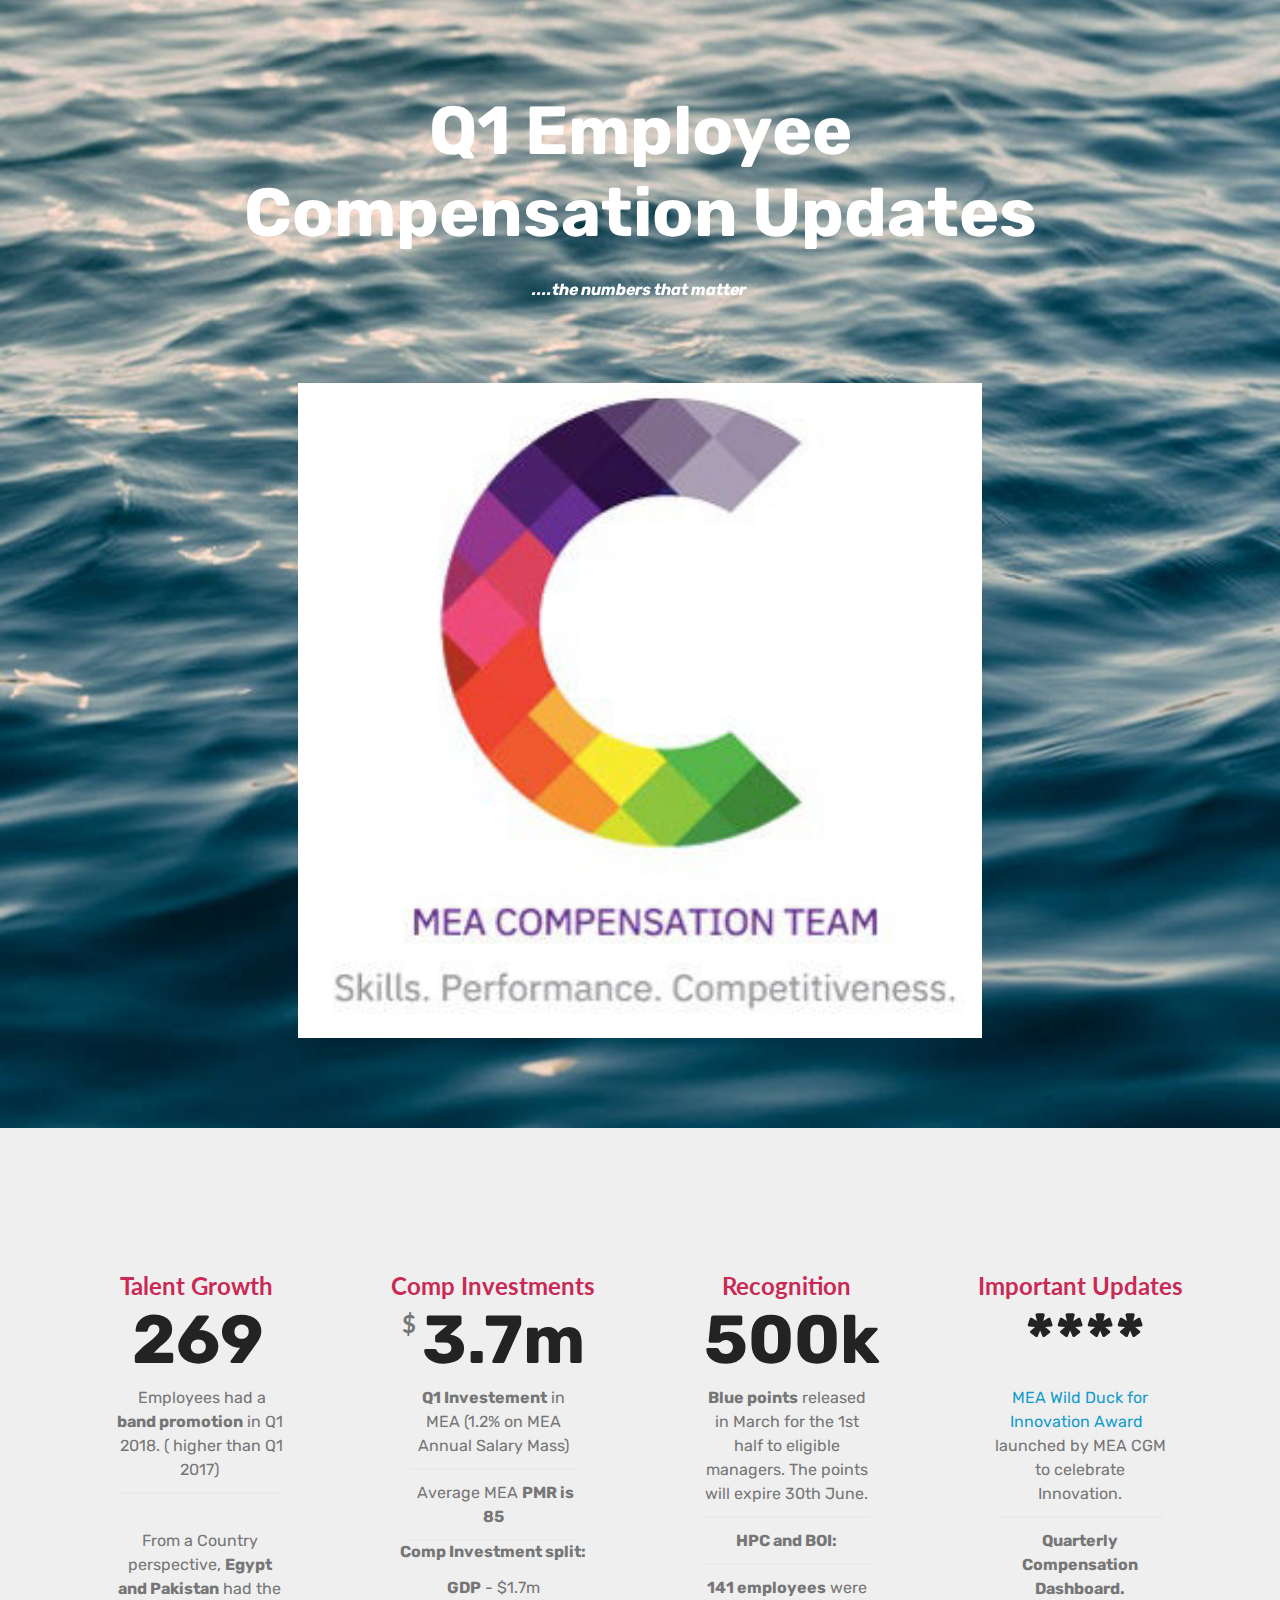
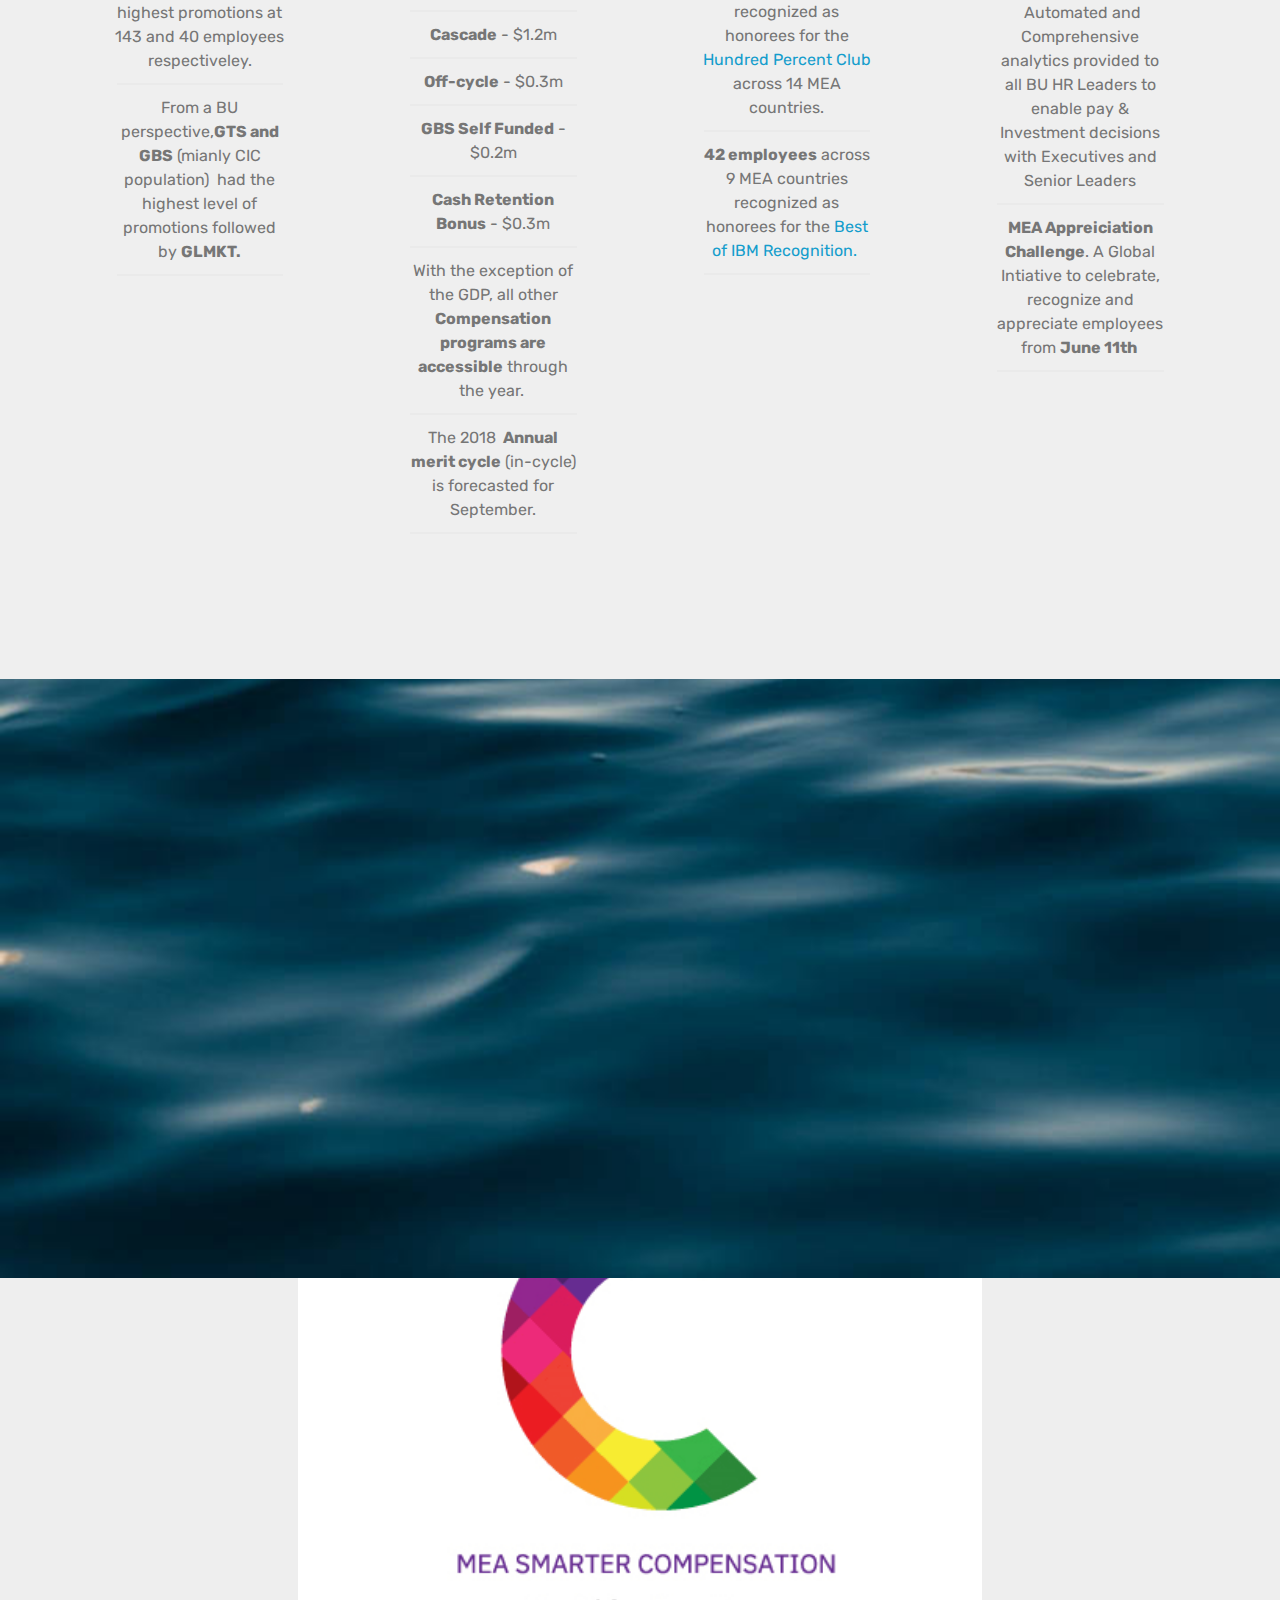
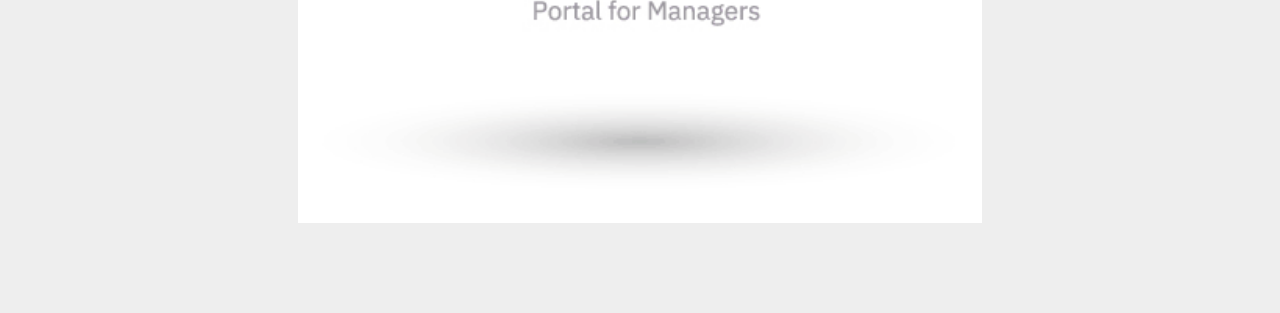
<file: index.html>
<!DOCTYPE html>
<html >
<head>
  <!-- Site made with Mobirise Website Builder v4.7.2, https://mobirise.com -->
  <meta charset="UTF-8">
  <meta http-equiv="X-UA-Compatible" content="IE=edge">
  <meta name="generator" content="Mobirise v4.7.2, mobirise.com">
  <meta name="viewport" content="width=device-width, initial-scale=1, minimum-scale=1">
  <link rel="shortcut icon" href="assets/images/logo4.png" type="image/x-icon">
  <meta name="description" content="">
  <title>Home</title>
  <link rel="stylesheet" href="assets/tether/tether.min.css">
  <link rel="stylesheet" href="assets/bootstrap/css/bootstrap.min.css">
  <link rel="stylesheet" href="assets/bootstrap/css/bootstrap-grid.min.css">
  <link rel="stylesheet" href="assets/bootstrap/css/bootstrap-reboot.min.css">
  <link rel="stylesheet" href="assets/theme/css/style.css">
  <link rel="stylesheet" href="assets/mobirise/css/mbr-additional.css" type="text/css">
  
  
  
</head>
<body>
  <section class="header4 cid-qSd8z5Z6uJ mbr-parallax-background" id="header4-x">

    

    

    <div class="container">
        <div class="row justify-content-md-center">
            <div class="media-content col-md-10">
                <h1 class="mbr-section-title align-center mbr-white pb-3 mbr-bold mbr-fonts-style display-1">Q1 Employee Compensation Updates</h1>
                
                <div class="mbr-text align-center mbr-white pb-3">
                    <p class="mbr-text mbr-fonts-style display-7"><em><strong>
                        ....the numbers that matter</strong></em><strong>&nbsp;</strong></p>
                </div>
                
            </div>
            <div class="mbr-figure pt-5">
                <img src="assets/images/comp-logo-4-312x299.jpg" alt="Mobirise" title="" style="width: 60%;">
            </div>
        </div>
    </div>
</section>

<section class="engine"><a href="https://mobirise.me/o">one page website templates</a></section><section class="cid-qScefOGIty" id="pricing-tables2-w">

    

    

    <div class="container">
        <div class="media-container-row">

            <div class="plan col-12 mx-2 my-2 justify-content-center col-lg-3">
                <div class="plan-header text-center pt-5">
                    <h3 class="plan-title mbr-fonts-style display-5"><strong>
                        Talent Growth</strong>&nbsp;</h3>
                    <div class="plan-price">
                        <span class="price-value mbr-fonts-style display-5">&nbsp;</span>
                        <span class="price-figure mbr-fonts-style display-1">
                            269&nbsp;</span>
                        <small class="price-term mbr-fonts-style display-7"></small>
                    </div>
                </div>
                <div class="plan-body">
                    <div class="plan-list align-center">
                        <ul class="list-group list-group-flush mbr-fonts-style display-7">
                            <li class="list-group-item">&nbsp;Employees had a <strong>band promotion</strong> in Q1 &nbsp;2018. ( higher than Q1 2017)</li><br><li class="list-group-item">From a Country perspective, <strong>Egypt and Pakistan</strong> had the highest promotions at 143 and 40 employees respectiveley.</li><li class="list-group-item">From a BU perspective,<strong>GTS and GBS</strong> (mianly CIC population) &nbsp;had the highest level of promotions followed by <strong>GLMKT.</strong></li><li class="list-group-item"><br></li>
                        </ul>
                    </div>
                    
                </div>
            </div>

            <div class="plan col-12 mx-2 my-2 justify-content-center col-lg-3">
                <div class="plan-header text-center pt-5">
                    <h3 class="plan-title mbr-fonts-style display-5"><strong>
                        Comp Investments</strong></h3>
                    <div class="plan-price">
                        <span class="price-value mbr-fonts-style display-5">
                            $
                        </span>
                        <span class="price-figure mbr-fonts-style display-1">3.7m</span>
                        <small class="price-term mbr-fonts-style display-7"></small>
                    </div>
                </div>
                <div class="plan-body">
                    <div class="plan-list align-center">
                        <ul class="list-group list-group-flush mbr-fonts-style display-7">
                            <li class="list-group-item"><strong>Q1 Investement</strong> in MEA (1.2% on MEA Annual Salary Mass)</li><li class="list-group-item"> &nbsp;Average MEA <strong>PMR is 85</strong></li><strong>Comp Investment split:</strong><li class="list-group-item"><strong>GDP</strong> - $1.7m</li><li class="list-group-item"><strong>Cascade</strong> - $1.2m</li><li class="list-group-item"><strong>Off-cycle</strong> - $0.3m</li><li class="list-group-item"><strong>GBS Self Funded</strong> - $0.2m</li><li class="list-group-item"><strong>Cash Retention Bonus</strong> - $0.3m</li><li class="list-group-item">With the exception of the GDP, all other <strong>Compensation programs are accessible</strong> through the year.&nbsp;
</li><li class="list-group-item"><span style="background-color: transparent; font-size: 1rem;">The 2018&nbsp;<strong>&nbsp;Annual merit cycle</strong> (in-cycle) is forecasted for September.</span><br></li>
                            <li class="list-group-item"><br></li>
                        </ul>
                    </div>
                    
                </div>
            </div>

            <div class="plan col-12 mx-2 my-2 justify-content-center col-lg-3">
                <div class="plan-header text-center pt-5">
                    <h3 class="plan-title mbr-fonts-style display-5"><strong>
                        Recognition</strong></h3>
                    <div class="plan-price">
                        <span class="price-value mbr-fonts-style display-5">&nbsp;</span>
                        <span class="price-figure mbr-fonts-style display-1">500k</span>
                        <small class="price-term mbr-fonts-style display-7"></small>
                    </div>
                </div>
                <div class="plan-body">
                    <div class="plan-list align-center">
                        <ul class="list-group list-group-flush mbr-fonts-style display-7">
                            <li class="list-group-item"><strong>
                                Blue points</strong>&nbsp;released in March for the 1st half to eligible managers. The points will expire 30th June.</li><li class="list-group-item"><strong>HPC and BOI:</strong></li><li class="list-group-item"><strong>141 employees</strong> were recognized as honorees for the <strong><a href="http://w3-workplace.ibm.com/news/w3news/top_stories/2017/03/chq-hpc-honorees-2017-mea.html" target="_blank">Hundred Percent Club</a></strong> across 14 MEA countries.</li><li class="list-group-item"><strong>42 employees</strong> across 9 MEA countries recognized as honorees for the <strong><a href="http://w3-workplace.ibm.com/news/w3news/top_stories/2017/03/chq-best-of-ibm-honorees-2018-mea.html" target="_blank">Best of IBM Recognition</a></strong><a href="http://w3-workplace.ibm.com/news/w3news/top_stories/2017/03/chq-best-of-ibm-honorees-2018-mea.html" target="_blank">.</a>&nbsp;</li><br><li class="list-group-item"><br></li>
                        </ul>
                    </div>
                    
                </div>
            </div>

            <div class="plan col-12 mx-2 my-2 justify-content-center col-lg-3">
                <div class="plan-header text-center pt-5">
                    <h3 class="plan-title mbr-fonts-style display-5"><strong>
                        Important Updates</strong></h3>
                    <div class="plan-price">
                        <span class="price-value mbr-fonts-style display-5">&nbsp;</span>
                        <span class="price-figure mbr-fonts-style display-1">****</span>
                        <small class="price-term mbr-fonts-style display-7"></small>
                    </div>
                </div>
                <div class="plan-body">
                    <div class="plan-list align-center">
                        <ul class="list-group list-group-flush mbr-fonts-style display-7">
                            <li class="list-group-item"><strong>
                                <a href="https://w3-connections.ibm.com/blogs/14a6e240-620c-44fe-bfc0-36845828aa22/entry/Announcing_the_MEA_Wild_Ducks_for_Innovation_Awards_2017?lang=en_us" target="_blank">MEA Wild Duck for Innovation Award</a></strong><a href="https://w3-connections.ibm.com/blogs/14a6e240-620c-44fe-bfc0-36845828aa22/entry/Announcing_the_MEA_Wild_Ducks_for_Innovation_Awards_2017?lang=en_us" target="_blank"> </a>&nbsp; launched by MEA CGM to celebrate Innovation.</li>
                            <li class="list-group-item"><strong>Quarterly Compensation Dashboard. </strong>&nbsp;Automated and Comprehensive analytics provided to all BU HR Leaders to enable pay &amp; Investment decisions with Executives and Senior Leaders</li><li class="list-group-item"><strong>MEA Appreiciation Challenge</strong>. A Global Intiative to celebrate, recognize and appreciate employees from&nbsp;<strong>June 11th&nbsp;</strong></li><li class="list-group-item">
</li>
                        </ul>
                    </div>
                    
                </div>
            </div>

        </div>
    </div>
</section>

<section class="header4 cid-qSdkHwtbQu mbr-parallax-background" id="header4-y">

    

    

    <div class="container">
        <div class="row justify-content-md-center">
            <div class="media-content col-md-10">
                <h1 class="mbr-section-title align-center mbr-white pb-3 mbr-bold mbr-fonts-style display-1">
                    Visit the MEA Compensation Portal&nbsp;</h1>
                
                <div class="mbr-text align-center mbr-white pb-3">
                    <p class="mbr-text mbr-fonts-style display-5"></p>
                </div>
                <div class="mbr-section-btn align-center"><a class="btn btn-md btn-white-outline display-4" href="https://apps.na.collabserv.com/wikis/home?lang=en-us#!/wiki/Wce9e1d3e48b3_4a24_9223_ed11e9b7b7c9" target="_blank">LEARN MORE</a></div>
            </div>
            <div class="mbr-figure pt-5">
                <img src="assets/images/smarter-comp-portal-logo-438x467.png" alt="Mobirise" title="" style="width: 60%;">
            </div>
        </div>
    </div>
</section>


  <script src="assets/web/assets/jquery/jquery.min.js"></script>
  <script src="assets/popper/popper.min.js"></script>
  <script src="assets/tether/tether.min.js"></script>
  <script src="assets/bootstrap/js/bootstrap.min.js"></script>
  <script src="assets/smoothscroll/smooth-scroll.js"></script>
  <script src="assets/parallax/jarallax.min.js"></script>
  <script src="assets/theme/js/script.js"></script>
  
  
</body>
</html>
</file>
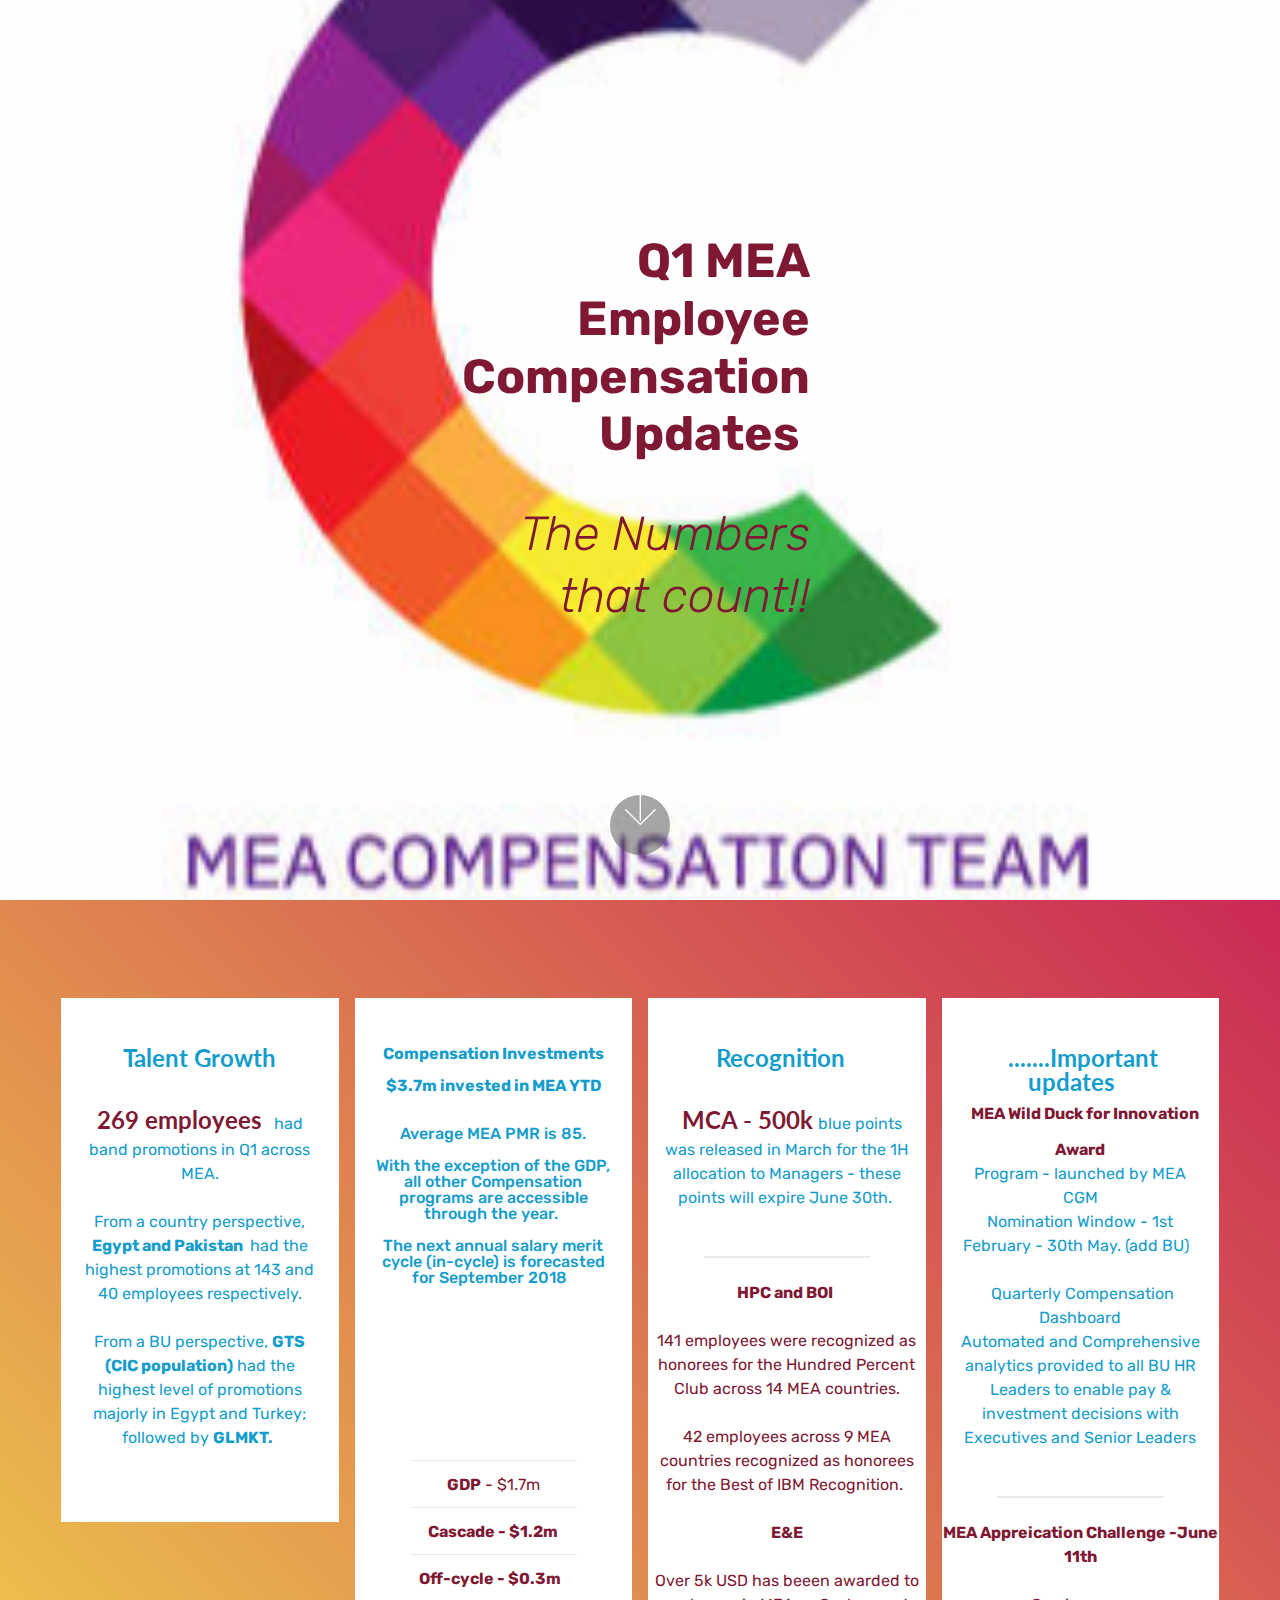
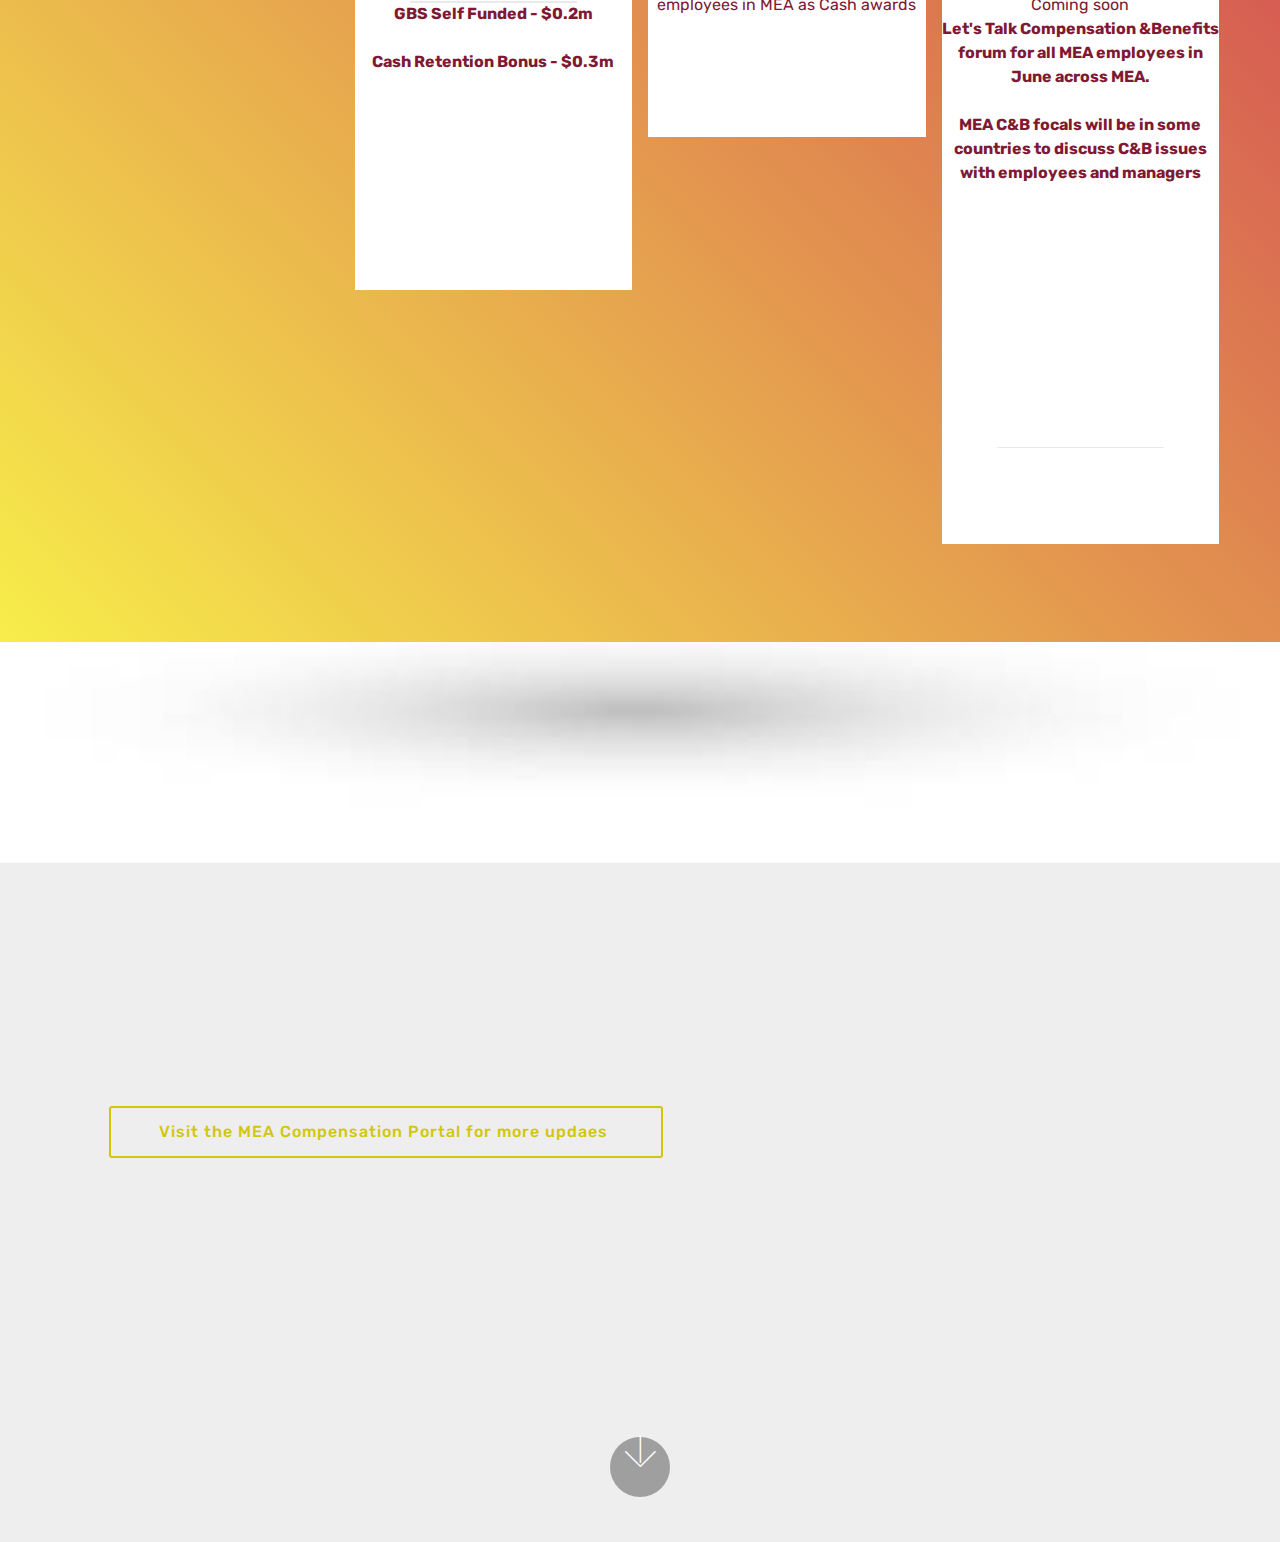
<file: page4.html>
<!DOCTYPE html>
<html >
<head>
  <!-- Site made with Mobirise Website Builder v4.7.2, https://mobirise.com -->
  <meta charset="UTF-8">
  <meta http-equiv="X-UA-Compatible" content="IE=edge">
  <meta name="generator" content="Mobirise v4.7.2, mobirise.com">
  <meta name="viewport" content="width=device-width, initial-scale=1, minimum-scale=1">
  <link rel="shortcut icon" href="assets/images/logo4.png" type="image/x-icon">
  <meta name="description" content="">
  <title>Page 4</title>
  <link rel="stylesheet" href="assets/web/assets/mobirise-icons/mobirise-icons.css">
  <link rel="stylesheet" href="assets/tether/tether.min.css">
  <link rel="stylesheet" href="assets/bootstrap/css/bootstrap.min.css">
  <link rel="stylesheet" href="assets/bootstrap/css/bootstrap-grid.min.css">
  <link rel="stylesheet" href="assets/bootstrap/css/bootstrap-reboot.min.css">
  <link rel="stylesheet" href="assets/theme/css/style.css">
  <link rel="stylesheet" href="assets/mobirise/css/mbr-additional.css" type="text/css">
  
  
  
</head>
<body>
  <section class="header9 cid-qScdLeUVwV mbr-fullscreen mbr-parallax-background" id="header9-t">

    

    

    <div class="container">
        <div class="media-container-column mbr-white col-md-8">
            <h1 class="mbr-section-title align-left mbr-bold pb-3 mbr-fonts-style display-2"><p>&nbsp; &nbsp; &nbsp; &nbsp; &nbsp; &nbsp; &nbsp; &nbsp; &nbsp; &nbsp; &nbsp; &nbsp; &nbsp; &nbsp; &nbsp; &nbsp; &nbsp; &nbsp; &nbsp; &nbsp; &nbsp;Q1 MEA &nbsp;&nbsp;&nbsp;&nbsp;&nbsp;&nbsp;&nbsp;&nbsp;&nbsp;&nbsp;&nbsp;&nbsp;&nbsp;&nbsp;&nbsp;&nbsp;&nbsp;&nbsp;&nbsp;&nbsp;&nbsp;&nbsp;&nbsp;&nbsp;&nbsp;&nbsp;&nbsp;&nbsp;&nbsp;&nbsp;&nbsp;&nbsp;&nbsp; &nbsp; &nbsp; &nbsp; &nbsp; &nbsp; Employee &nbsp;&nbsp;&nbsp;&nbsp;&nbsp; &nbsp; &nbsp; &nbsp; &nbsp; &nbsp;Compensation Updates&nbsp;</p></h1>
            <h3 class="mbr-section-subtitle align-left mbr-light pb-3 mbr-fonts-style display-2"><p>&nbsp; &nbsp;&nbsp;&nbsp;&nbsp;&nbsp;&nbsp;&nbsp;&nbsp;&nbsp;&nbsp;&nbsp;&nbsp;&nbsp;&nbsp;&nbsp;&nbsp;&nbsp;&nbsp;&nbsp;&nbsp;&nbsp;&nbsp;&nbsp;&nbsp;&nbsp;&nbsp;&nbsp;&nbsp;The Numbers that count!!</p></h3>
            
            
        </div>
    </div>

    <div class="mbr-arrow hidden-sm-down" aria-hidden="true">
        <a href="#next">
            <i class="mbri-down mbr-iconfont"></i>
        </a>
    </div>
</section>

<section class="engine"><a href="https://mobirise.me/e">how to make a website</a></section><section class="cid-qScdLgXTbh" id="pricing-tables1-u">

    

    
    <div class="container">
        <div class="media-container-row">

            <div class="plan col-12 mx-2 my-2 justify-content-center col-lg-3">
                <div class="plan-header text-center pt-5">
                    <h3 class="plan-title mbr-fonts-style display-5"><strong>
                        Talent Growth</strong><br><strong> &nbsp;</strong></h3>
                    <div class="plan-price">
                        <span class="price-value mbr-fonts-style display-5"></span>
                        <span class="price-figure mbr-fonts-style display-5">269 employees</span>
                        <small class="price-term mbr-fonts-style display-7">&nbsp; had band promotions in Q1 across MEA.<br><br>From a country perspective, <strong>Egypt and Pakistan&nbsp;</strong>&nbsp;had the highest promotions at 143 and 40 employees respectively.<br><br>From a BU perspective, <strong>GTS (CIC population)</strong> had the highest level of promotions majorly in Egypt and Turkey; followed by <strong>GLMKT.</strong>&nbsp;<br><br></small>
                    </div>
                </div>
                <div class="plan-body pb-5">
                    <div class="plan-list align-center">
                        <ul class="list-group list-group-flush mbr-fonts-style display-7"></ul>
                    </div>
                    
                </div>
            </div>

            <div class="plan col-12 mx-2 my-2 justify-content-center col-lg-3">
                <div class="plan-header text-center pt-5">
                    <h3 class="plan-title mbr-fonts-style display-7"><strong>Compensation Investments</strong><strong><br></strong><br><strong>$3.7m invested in MEA YTD<br></strong><br><br>Average MEA PMR is 85.<br><br>With the exception of the GDP, all other Compensation programs are accessible through the year.&nbsp;<br><br>The next annual salary merit cycle (in-cycle) is forecasted for September 2018 &nbsp;</h3>
                    <div class="plan-price">
                        <span class="price-value mbr-fonts-style display-5">&nbsp;</span>
                        <span class="price-figure mbr-fonts-style display-5">&nbsp;<br><br></span>
                        <small class="price-term mbr-fonts-style display-7">&nbsp;<br><br></small>
                    </div>
                </div>
                <div class="plan-body pb-5">
                    <div class="plan-list align-center">
                        <ul class="list-group list-group-flush mbr-fonts-style display-7">
                            <li class="list-group-item"><br></li><li class="list-group-item"><strong>GDP</strong>&nbsp;- $1.7m</li><li class="list-group-item"><strong>Cascade - $1.2m</strong></li><li class="list-group-item"><strong>Off-cycle - $0.3m&nbsp;</strong>&nbsp;</li><strong>GBS Self Funded - $0.2m</strong><br><strong>Cash Retention Bonus - $0.3m</strong><br><br><strong><br></strong><br><br><li class="list-group-item"><br></li>
                        </ul>
                    </div>
                    
                </div>
            </div>

            <div class="plan col-12 mx-2 my-2 justify-content-center col-lg-3">
                <div class="plan-header text-center pt-5">
                    <h3 class="plan-title mbr-fonts-style display-5"><strong>
                        Recognition &nbsp;</strong><br><strong><br></strong></h3>
                    <div class="plan-price">
                        <span class="price-value mbr-fonts-style display-5">&nbsp;</span>
                        <span class="price-figure mbr-fonts-style display-5">MCA - 500k</span>
                        <small class="price-term mbr-fonts-style display-7">blue points was released in March for the 1H allocation to Managers - these points will expire June 30th.&nbsp;</small>
                    </div>
                </div>
                <div class="plan-body pb-5">
                    <div class="plan-list align-center">
                        <ul class="list-group list-group-flush mbr-fonts-style display-7">
                            <li class="list-group-item"><br></li><br><strong>HPC and BOI&nbsp;</strong><br>141 employees were recognized as honorees for the Hundred Percent Club across 14 MEA countries.<br><br>42 employees across 9 MEA countries recognized as honorees for the Best of IBM Recognition.&nbsp;<br><br><strong>E&amp;E</strong><br>Over 5k USD has beeen awarded to employees in MEA as Cash awards<br><br><li class="list-group-item"><br></li>
                        </ul>
                    </div>
                    
                </div>
            </div>

            <div class="plan col-12 mx-2 my-2 justify-content-center col-lg-3">
                <div class="plan-header text-center pt-5">
                    <h3 class="plan-title mbr-fonts-style display-5">&nbsp;<strong>.......Important updates &nbsp;</strong>&nbsp;</h3>
                    <div class="plan-price">
                        <span class="price-value mbr-fonts-style display-5">&nbsp;</span>
                        <span class="price-figure mbr-fonts-style display-7">MEA Wild Duck for Innovation Award</span>
                        <small class="price-term mbr-fonts-style display-7"><br>Program  - launched by MEA CGM
<br>Nomination Window - 1st February - 30th May. (add BU) &nbsp;<br><br>&nbsp;Quarterly Compensation Dashboard
<br>Automated and Comprehensive analytics provided to all BU HR Leaders to enable pay &amp; investment decisions with Executives and Senior Leaders
<br><br></small>
                    </div>
                </div>
                <div class="plan-body pb-5">
                    <div class="plan-list align-center">
                        <ul class="list-group list-group-flush mbr-fonts-style display-7">
                            <li class="list-group-item">
                                </li><br><strong>MEA Appreication Challenge -June 11th </strong><br>Coming soon<br><strong>Let's Talk Compensation &amp;Benefits  forum for all MEA employees in June across MEA. </strong><br><strong>MEA C&amp;B focals will be in some countries to discuss C&amp;B issues with employees and managers
</strong><strong><br></strong><br><strong><br></strong><strong><br></strong><strong><br></strong><br><br><br><br><li class="list-group-item"><br></li><li class="list-group-item"><br></li>
                        </ul>
                    </div>
                    
                </div>
            </div>
        </div>
    </div>
</section>

<section class="header9 cid-qScdLiMO4b mbr-fullscreen mbr-parallax-background" id="header9-v">

    

    

    <div class="container">
        <div class="media-container-column mbr-white col-md-8">
            <h1 class="mbr-section-title align-left mbr-bold pb-3 mbr-fonts-style display-7"></h1>
            <h3 class="mbr-section-subtitle align-left mbr-light pb-3 mbr-fonts-style display-2"></h3>
            <p class="mbr-text align-left pb-3 mbr-fonts-style display-5"></p>
            <div class="mbr-section-btn align-left"><a class="btn btn-md btn-success-outline display-4" href="https://apps.na.collabserv.com/blogs/1318ff06-eafb-4b52-b7dd-00a94e9a579a?lang=en_us" target="_blank">Visit the MEA Compensation Portal for more updaes&nbsp;</a></div>
        </div>
    </div>

    <div class="mbr-arrow hidden-sm-down" aria-hidden="true">
        <a href="#next">
            <i class="mbri-down mbr-iconfont"></i>
        </a>
    </div>
</section>


  <script src="assets/web/assets/jquery/jquery.min.js"></script>
  <script src="assets/popper/popper.min.js"></script>
  <script src="assets/tether/tether.min.js"></script>
  <script src="assets/bootstrap/js/bootstrap.min.js"></script>
  <script src="assets/smoothscroll/smooth-scroll.js"></script>
  <script src="assets/parallax/jarallax.min.js"></script>
  <script src="assets/theme/js/script.js"></script>
  
  
</body>
</html>
</file>
<file: assets/theme/css/style.css>
/*!
 * Mobirise v4 theme (https://mobirise.com/)
 * Copyright 2017 Mobirise
 */
section {
  background-color: #eeeeee; }

section,
.container,
.container-fluid {
  position: relative;
  word-wrap: break-word; }

a.mbr-iconfont:hover {
  text-decoration: none; }

.article .lead p, .article .lead ul, .article .lead ol, .article .lead pre, .article .lead blockquote {
  margin-bottom: 0; }

a {
  font-style: normal;
  font-weight: 400;
  cursor: pointer; }
  a, a:hover {
    text-decoration: none; }

figure {
  margin-bottom: 0; }

body {
  color: #232323; }

h1, h2, h3, h4, h5, h6,
.h1, .h2, .h3, .h4, .h5, .h6,
.display-1, .display-2, .display-3, .display-4 {
  line-height: 1;
  word-break: break-word;
  word-wrap: break-word; }

b, strong {
  font-weight: bold; }

blockquote {
  padding: 10px 0 10px 20px;
  position: relative;
  border-left: 2px solid;
  border-color: #ff3366; }

input:-webkit-autofill, input:-webkit-autofill:hover, input:-webkit-autofill:focus, input:-webkit-autofill:active {
  transition-delay: 9999s;
  transition-property: background-color, color; }

textarea[type="hidden"] {
  display: none; }

body {
  position: relative; }

section {
  background-position: 50% 50%;
  background-repeat: no-repeat;
  background-size: cover; }
  section .mbr-background-video,
  section .mbr-background-video-preview {
    position: absolute;
    bottom: 0;
    left: 0;
    right: 0;
    top: 0; }

.hidden {
  visibility: hidden; }

.mbr-z-index20 {
  z-index: 20; }

/*! Base colors */
.mbr-white {
  color: #ffffff; }

.mbr-black {
  color: #000000; }

.mbr-bg-white {
  background-color: #ffffff; }

.mbr-bg-black {
  background-color: #000000; }

/*! Text-aligns */
.align-left {
  text-align: left; }

.align-center {
  text-align: center; }

.align-right {
  text-align: right; }

@media (max-width: 767px) {
  .align-left, .align-center, .align-right, .mbr-section-btn, .mbr-section-title {
    text-align: center; } }
/*! Font-weight  */
.mbr-light {
  font-weight: 300; }

.mbr-regular {
  font-weight: 400; }

.mbr-semibold {
  font-weight: 500; }

.mbr-bold {
  font-weight: 700; }

/*! Media  */
.media-size-item {
  -webkit-flex: 1 1 auto;
  -moz-flex: 1 1 auto;
  -ms-flex: 1 1 auto;
  -o-flex: 1 1 auto;
  flex: 1 1 auto; }

.media-content {
  -webkit-flex-basis: 100%;
  flex-basis: 100%; }

.media-container-row {
  display: -ms-flexbox;
  display: -webkit-flex;
  display: flex;
  -webkit-flex-direction: row;
  -ms-flex-direction: row;
  flex-direction: row;
  -webkit-flex-wrap: wrap;
  -ms-flex-wrap: wrap;
  flex-wrap: wrap;
  -webkit-justify-content: center;
  -ms-flex-pack: center;
  justify-content: center;
  -webkit-align-content: center;
  -ms-flex-line-pack: center;
  align-content: center;
  -webkit-align-items: start;
  -ms-flex-align: start;
  align-items: start; }
  .media-container-row .media-size-item {
    width: 400px; }

.media-container-column {
  display: -ms-flexbox;
  display: -webkit-flex;
  display: flex;
  -webkit-flex-direction: column;
  -ms-flex-direction: column;
  flex-direction: column;
  -webkit-flex-wrap: wrap;
  -ms-flex-wrap: wrap;
  flex-wrap: wrap;
  -webkit-justify-content: center;
  -ms-flex-pack: center;
  justify-content: center;
  -webkit-align-content: center;
  -ms-flex-line-pack: center;
  align-content: center;
  -webkit-align-items: stretch;
  -ms-flex-align: stretch;
  align-items: stretch; }
  .media-container-column > * {
    width: 100%; }

@media (min-width: 992px) {
  .media-container-row {
    -webkit-flex-wrap: nowrap;
    -ms-flex-wrap: nowrap;
    flex-wrap: nowrap; } }
figure {
  overflow: hidden; }

figure[mbr-media-size] {
  transition: width 0.1s; }

.mbr-figure img, .mbr-figure iframe {
  display: block;
  width: 100%; }

.card {
  background-color: transparent;
  border: none; }

.card-img {
  text-align: center;
  flex-shrink: 0; }

.media {
  max-width: 100%;
  margin: 0 auto; }

.mbr-figure {
  -ms-flex-item-align: center;
  -ms-grid-row-align: center;
  -webkit-align-self: center;
  align-self: center; }

.media-container > div {
  max-width: 100%; }

.mbr-figure img, .card-img img {
  width: 100%; }

@media (max-width: 991px) {
  .media-size-item {
    width: auto !important; }

  .media {
    width: auto; }

  .mbr-figure {
    width: 100% !important; } }
/*! Buttons */
.mbr-section-btn {
  margin-left: -.25rem;
  margin-right: -.25rem;
  font-size: 0; }

nav .mbr-section-btn {
  margin-left: 0rem;
  margin-right: 0rem; }

/*! Btn icon margin */
.btn .mbr-iconfont, .btn.btn-sm .mbr-iconfont {
  cursor: pointer;
  margin-right: 0.5rem; }

.btn.btn-md .mbr-iconfont, .btn.btn-md .mbr-iconfont {
  margin-right: 0.8rem; }

.mbr-regular {
  font-weight: 400; }

.mbr-semibold {
  font-weight: 500; }

.mbr-bold {
  font-weight: 700; }

[type="submit"] {
  -webkit-appearance: none; }

/*! Full-screen */
.mbr-fullscreen .mbr-overlay {
  min-height: 100vh; }

.mbr-fullscreen {
  display: flex;
  display: -webkit-flex;
  display: -moz-flex;
  display: -ms-flex;
  display: -o-flex;
  align-items: center;
  -webkit-align-items: center;
  min-height: 100vh;
  padding-top: 3rem;
  padding-bottom: 3rem; }

/*! Map */
.map {
  height: 25rem;
  position: relative; }
  .map iframe {
    width: 100%;
    height: 100%; }

/* Form */
.form-asterisk {
  font-family: initial;
  position: absolute;
  top: -2px;
  font-weight: normal; }

/*! Scroll to top arrow */
.mbr-arrow-up {
  bottom: 25px;
  right: 90px;
  position: fixed;
  text-align: right;
  z-index: 5000;
  color: #ffffff;
  font-size: 32px;
  transform: rotate(180deg);
  -webkit-transform: rotate(180deg); }

.mbr-arrow-up a {
  background: rgba(0, 0, 0, 0.2);
  border-radius: 3px;
  color: #fff;
  display: inline-block;
  height: 60px;
  width: 60px;
  outline-style: none !important;
  position: relative;
  text-decoration: none;
  transition: all .3s ease-in-out;
  cursor: pointer;
  text-align: center; }
  .mbr-arrow-up a:hover {
    background-color: rgba(0, 0, 0, 0.4); }
  .mbr-arrow-up a i {
    line-height: 60px; }

.mbr-arrow-up-icon {
  display: block;
  color: #fff; }

.mbr-arrow-up-icon::before {
  content: "\203a";
  display: inline-block;
  font-family: serif;
  font-size: 32px;
  line-height: 1;
  font-style: normal;
  position: relative;
  top: 6px;
  left: -4px;
  -webkit-transform: rotate(-90deg);
  transform: rotate(-90deg); }

/*! Arrow Down */
.mbr-arrow {
  position: absolute;
  bottom: 45px;
  left: 50%;
  width: 60px;
  height: 60px;
  cursor: pointer;
  background-color: rgba(80, 80, 80, 0.5);
  border-radius: 50%;
  -webkit-transform: translateX(-50%);
  transform: translateX(-50%); }
  .mbr-arrow > a {
    display: inline-block;
    text-decoration: none;
    outline-style: none;
    -webkit-animation: arrowdown 1.7s ease-in-out infinite;
    animation: arrowdown 1.7s ease-in-out infinite; }
    .mbr-arrow > a > i {
      position: absolute;
      top: -2px;
      left: 15px;
      font-size: 2rem; }

@keyframes arrowdown {
  0% {
    transform: translateY(0px);
    -webkit-transform: translateY(0px); }
  50% {
    transform: translateY(-5px);
    -webkit-transform: translateY(-5px); }
  100% {
    transform: translateY(0px);
    -webkit-transform: translateY(0px); } }
@-webkit-keyframes arrowdown {
  0% {
    transform: translateY(0px);
    -webkit-transform: translateY(0px); }
  50% {
    transform: translateY(-5px);
    -webkit-transform: translateY(-5px); }
  100% {
    transform: translateY(0px);
    -webkit-transform: translateY(0px); } }
@media (max-width: 500px) {
  .mbr-arrow-up {
    left: 50%;
    right: auto;
    transform: translateX(-50%) rotate(180deg);
    -webkit-transform: translateX(-50%) rotate(180deg); } }
/*Gradients animation*/
@keyframes gradient-animation {
  from {
    background-position: 0% 100%;
    animation-timing-function: ease-in-out; }
  to {
    background-position: 100% 0%;
    animation-timing-function: ease-in-out; } }
@-webkit-keyframes gradient-animation {
  from {
    background-position: 0% 100%;
    animation-timing-function: ease-in-out; }
  to {
    background-position: 100% 0%;
    animation-timing-function: ease-in-out; } }
.bg-gradient {
  background-size: 200% 200%;
  animation: gradient-animation 5s infinite alternate;
  -webkit-animation: gradient-animation 5s infinite alternate; }

.menu .navbar-brand {
  display: -webkit-flex; }
  .menu .navbar-brand span {
    display: flex;
    display: -webkit-flex; }
  .menu .navbar-brand .navbar-caption-wrap {
    display: -webkit-flex; }
  .menu .navbar-brand .navbar-logo img {
    display: -webkit-flex; }
@media (min-width: 768px) and (max-width: 991px) {
  .menu .navbar-toggleable-sm .navbar-nav {
    display: -webkit-box;
    display: -webkit-flex;
    display: -ms-flexbox; } }
@media (min-width: 992px) {
  .menu .navbar-nav.nav-dropdown {
    display: -webkit-flex; }
  .menu .navbar-toggleable-sm .navbar-collapse {
    display: -webkit-flex !important; } }

/*# sourceMappingURL=style.css.map */
.engine {
	position: absolute;
	text-indent: -2400px;
	text-align: center;
	padding: 0;
	top: 0;
	left: -2400px;
}
</file>
<file: assets/mobirise/css/mbr-additional.css>
@import url(https://fonts.googleapis.com/css?family=Rubik:300,300i,400,400i,500,500i,700,700i,900,900i);
@import url(https://fonts.googleapis.com/css?family=Lato:100,100i,300,300i,400,400i,700,700i,900,900i);





body {
  font-style: normal;
  line-height: 1.5;
}
.mbr-section-title {
  font-style: normal;
  line-height: 1.2;
}
.mbr-section-subtitle {
  line-height: 1.3;
}
.mbr-text {
  font-style: normal;
  line-height: 1.6;
}
.display-1 {
  font-family: 'Rubik', sans-serif;
  font-size: 4.25rem;
}
.display-1 > .mbr-iconfont {
  font-size: 6.8rem;
}
.display-2 {
  font-family: 'Rubik', sans-serif;
  font-size: 3rem;
}
.display-2 > .mbr-iconfont {
  font-size: 4.8rem;
}
.display-4 {
  font-family: 'Rubik', sans-serif;
  font-size: 1rem;
}
.display-4 > .mbr-iconfont {
  font-size: 1.6rem;
}
.display-5 {
  font-family: 'Lato', sans-serif;
  font-size: 1.5rem;
}
.display-5 > .mbr-iconfont {
  font-size: 2.4rem;
}
.display-7 {
  font-family: 'Rubik', sans-serif;
  font-size: 1rem;
}
.display-7 > .mbr-iconfont {
  font-size: 1.6rem;
}
/* ---- Fluid typography for mobile devices ---- */
/* 1.4 - font scale ratio ( bootstrap == 1.42857 ) */
/* 100vw - current viewport width */
/* (48 - 20)  48 == 48rem == 768px, 20 == 20rem == 320px(minimal supported viewport) */
/* 0.65 - min scale variable, may vary */
@media (max-width: 768px) {
  .display-1 {
    font-size: 3.4rem;
    font-size: calc( 2.1374999999999997rem + (4.25 - 2.1374999999999997) * ((100vw - 20rem) / (48 - 20)));
    line-height: calc( 1.4 * (2.1374999999999997rem + (4.25 - 2.1374999999999997) * ((100vw - 20rem) / (48 - 20))));
  }
  .display-2 {
    font-size: 2.4rem;
    font-size: calc( 1.7rem + (3 - 1.7) * ((100vw - 20rem) / (48 - 20)));
    line-height: calc( 1.4 * (1.7rem + (3 - 1.7) * ((100vw - 20rem) / (48 - 20))));
  }
  .display-4 {
    font-size: 0.8rem;
    font-size: calc( 1rem + (1 - 1) * ((100vw - 20rem) / (48 - 20)));
    line-height: calc( 1.4 * (1rem + (1 - 1) * ((100vw - 20rem) / (48 - 20))));
  }
  .display-5 {
    font-size: 1.2rem;
    font-size: calc( 1.175rem + (1.5 - 1.175) * ((100vw - 20rem) / (48 - 20)));
    line-height: calc( 1.4 * (1.175rem + (1.5 - 1.175) * ((100vw - 20rem) / (48 - 20))));
  }
}
/* Buttons */
.btn {
  font-weight: 500;
  border-width: 2px;
  font-style: normal;
  letter-spacing: 1px;
  margin: .4rem .8rem;
  white-space: normal;
  -webkit-transition: all 0.3s ease-in-out;
  -moz-transition: all 0.3s ease-in-out;
  transition: all 0.3s ease-in-out;
  padding: 1rem 3rem;
  border-radius: 3px;
  display: inline-flex;
  align-items: center;
  justify-content: center;
  word-break: break-word;
}
.btn-sm {
  font-weight: 500;
  letter-spacing: 1px;
  -webkit-transition: all 0.3s ease-in-out;
  -moz-transition: all 0.3s ease-in-out;
  transition: all 0.3s ease-in-out;
  padding: 0.6rem 1.5rem;
  border-radius: 3px;
}
.btn-md {
  font-weight: 500;
  letter-spacing: 1px;
  margin: .4rem .8rem !important;
  -webkit-transition: all 0.3s ease-in-out;
  -moz-transition: all 0.3s ease-in-out;
  transition: all 0.3s ease-in-out;
  padding: 1rem 3rem;
  border-radius: 3px;
}
.btn-lg {
  font-weight: 500;
  letter-spacing: 1px;
  margin: .4rem .8rem !important;
  -webkit-transition: all 0.3s ease-in-out;
  -moz-transition: all 0.3s ease-in-out;
  transition: all 0.3s ease-in-out;
  padding: 1.2rem 3.2rem;
  border-radius: 3px;
}
.bg-primary {
  background-color: #149dcc !important;
}
.bg-success {
  background-color: #f7ed4a !important;
}
.bg-info {
  background-color: #82786e !important;
}
.bg-warning {
  background-color: #879a9f !important;
}
.bg-danger {
  background-color: #b1a374 !important;
}
.btn-primary,
.btn-primary:active {
  background-color: #149dcc !important;
  border-color: #149dcc !important;
  color: #ffffff !important;
}
.btn-primary:hover,
.btn-primary:focus,
.btn-primary.focus,
.btn-primary.active {
  color: #ffffff !important;
  background-color: #0d6786 !important;
  border-color: #0d6786 !important;
}
.btn-primary.disabled,
.btn-primary:disabled {
  color: #ffffff !important;
  background-color: #0d6786 !important;
  border-color: #0d6786 !important;
}
.btn-secondary,
.btn-secondary:active {
  background-color: #ff3366 !important;
  border-color: #ff3366 !important;
  color: #ffffff !important;
}
.btn-secondary:hover,
.btn-secondary:focus,
.btn-secondary.focus,
.btn-secondary.active {
  color: #ffffff !important;
  background-color: #e50039 !important;
  border-color: #e50039 !important;
}
.btn-secondary.disabled,
.btn-secondary:disabled {
  color: #ffffff !important;
  background-color: #e50039 !important;
  border-color: #e50039 !important;
}
.btn-info,
.btn-info:active {
  background-color: #82786e !important;
  border-color: #82786e !important;
  color: #ffffff !important;
}
.btn-info:hover,
.btn-info:focus,
.btn-info.focus,
.btn-info.active {
  color: #ffffff !important;
  background-color: #59524b !important;
  border-color: #59524b !important;
}
.btn-info.disabled,
.btn-info:disabled {
  color: #ffffff !important;
  background-color: #59524b !important;
  border-color: #59524b !important;
}
.btn-success,
.btn-success:active {
  background-color: #f7ed4a !important;
  border-color: #f7ed4a !important;
  color: #3f3c03 !important;
}
.btn-success:hover,
.btn-success:focus,
.btn-success.focus,
.btn-success.active {
  color: #3f3c03 !important;
  background-color: #eadd0a !important;
  border-color: #eadd0a !important;
}
.btn-success.disabled,
.btn-success:disabled {
  color: #3f3c03 !important;
  background-color: #eadd0a !important;
  border-color: #eadd0a !important;
}
.btn-warning,
.btn-warning:active {
  background-color: #879a9f !important;
  border-color: #879a9f !important;
  color: #ffffff !important;
}
.btn-warning:hover,
.btn-warning:focus,
.btn-warning.focus,
.btn-warning.active {
  color: #ffffff !important;
  background-color: #617479 !important;
  border-color: #617479 !important;
}
.btn-warning.disabled,
.btn-warning:disabled {
  color: #ffffff !important;
  background-color: #617479 !important;
  border-color: #617479 !important;
}
.btn-danger,
.btn-danger:active {
  background-color: #b1a374 !important;
  border-color: #b1a374 !important;
  color: #ffffff !important;
}
.btn-danger:hover,
.btn-danger:focus,
.btn-danger.focus,
.btn-danger.active {
  color: #ffffff !important;
  background-color: #8b7d4e !important;
  border-color: #8b7d4e !important;
}
.btn-danger.disabled,
.btn-danger:disabled {
  color: #ffffff !important;
  background-color: #8b7d4e !important;
  border-color: #8b7d4e !important;
}
.btn-white {
  color: #333333 !important;
}
.btn-white,
.btn-white:active {
  background-color: #ffffff !important;
  border-color: #ffffff !important;
  color: #808080 !important;
}
.btn-white:hover,
.btn-white:focus,
.btn-white.focus,
.btn-white.active {
  color: #808080 !important;
  background-color: #d9d9d9 !important;
  border-color: #d9d9d9 !important;
}
.btn-white.disabled,
.btn-white:disabled {
  color: #808080 !important;
  background-color: #d9d9d9 !important;
  border-color: #d9d9d9 !important;
}
.btn-black,
.btn-black:active {
  background-color: #333333 !important;
  border-color: #333333 !important;
  color: #ffffff !important;
}
.btn-black:hover,
.btn-black:focus,
.btn-black.focus,
.btn-black.active {
  color: #ffffff !important;
  background-color: #0d0d0d !important;
  border-color: #0d0d0d !important;
}
.btn-black.disabled,
.btn-black:disabled {
  color: #ffffff !important;
  background-color: #0d0d0d !important;
  border-color: #0d0d0d !important;
}
.btn-primary-outline,
.btn-primary-outline:active {
  background: none;
  border-color: #0b566f;
  color: #0b566f;
}
.btn-primary-outline:hover,
.btn-primary-outline:focus,
.btn-primary-outline.focus,
.btn-primary-outline.active {
  color: #ffffff;
  background-color: #149dcc;
  border-color: #149dcc;
}
.btn-primary-outline.disabled,
.btn-primary-outline:disabled {
  color: #ffffff !important;
  background-color: #149dcc !important;
  border-color: #149dcc !important;
}
.btn-secondary-outline,
.btn-secondary-outline:active {
  background: none;
  border-color: #cc0033;
  color: #cc0033;
}
.btn-secondary-outline:hover,
.btn-secondary-outline:focus,
.btn-secondary-outline.focus,
.btn-secondary-outline.active {
  color: #ffffff;
  background-color: #ff3366;
  border-color: #ff3366;
}
.btn-secondary-outline.disabled,
.btn-secondary-outline:disabled {
  color: #ffffff !important;
  background-color: #ff3366 !important;
  border-color: #ff3366 !important;
}
.btn-info-outline,
.btn-info-outline:active {
  background: none;
  border-color: #4b453f;
  color: #4b453f;
}
.btn-info-outline:hover,
.btn-info-outline:focus,
.btn-info-outline.focus,
.btn-info-outline.active {
  color: #ffffff;
  background-color: #82786e;
  border-color: #82786e;
}
.btn-info-outline.disabled,
.btn-info-outline:disabled {
  color: #ffffff !important;
  background-color: #82786e !important;
  border-color: #82786e !important;
}
.btn-success-outline,
.btn-success-outline:active {
  background: none;
  border-color: #d2c609;
  color: #d2c609;
}
.btn-success-outline:hover,
.btn-success-outline:focus,
.btn-success-outline.focus,
.btn-success-outline.active {
  color: #3f3c03;
  background-color: #f7ed4a;
  border-color: #f7ed4a;
}
.btn-success-outline.disabled,
.btn-success-outline:disabled {
  color: #3f3c03 !important;
  background-color: #f7ed4a !important;
  border-color: #f7ed4a !important;
}
.btn-warning-outline,
.btn-warning-outline:active {
  background: none;
  border-color: #55666b;
  color: #55666b;
}
.btn-warning-outline:hover,
.btn-warning-outline:focus,
.btn-warning-outline.focus,
.btn-warning-outline.active {
  color: #ffffff;
  background-color: #879a9f;
  border-color: #879a9f;
}
.btn-warning-outline.disabled,
.btn-warning-outline:disabled {
  color: #ffffff !important;
  background-color: #879a9f !important;
  border-color: #879a9f !important;
}
.btn-danger-outline,
.btn-danger-outline:active {
  background: none;
  border-color: #7a6e45;
  color: #7a6e45;
}
.btn-danger-outline:hover,
.btn-danger-outline:focus,
.btn-danger-outline.focus,
.btn-danger-outline.active {
  color: #ffffff;
  background-color: #b1a374;
  border-color: #b1a374;
}
.btn-danger-outline.disabled,
.btn-danger-outline:disabled {
  color: #ffffff !important;
  background-color: #b1a374 !important;
  border-color: #b1a374 !important;
}
.btn-black-outline,
.btn-black-outline:active {
  background: none;
  border-color: #000000;
  color: #000000;
}
.btn-black-outline:hover,
.btn-black-outline:focus,
.btn-black-outline.focus,
.btn-black-outline.active {
  color: #ffffff;
  background-color: #333333;
  border-color: #333333;
}
.btn-black-outline.disabled,
.btn-black-outline:disabled {
  color: #ffffff !important;
  background-color: #333333 !important;
  border-color: #333333 !important;
}
.btn-white-outline,
.btn-white-outline:active,
.btn-white-outline.active {
  background: none;
  border-color: #ffffff;
  color: #ffffff;
}
.btn-white-outline:hover,
.btn-white-outline:focus,
.btn-white-outline.focus {
  color: #333333;
  background-color: #ffffff;
  border-color: #ffffff;
}
.text-primary {
  color: #149dcc !important;
}
.text-secondary {
  color: #ff3366 !important;
}
.text-success {
  color: #f7ed4a !important;
}
.text-info {
  color: #82786e !important;
}
.text-warning {
  color: #879a9f !important;
}
.text-danger {
  color: #b1a374 !important;
}
.text-white {
  color: #ffffff !important;
}
.text-black {
  color: #000000 !important;
}
a.text-primary:hover,
a.text-primary:focus {
  color: #0b566f !important;
}
a.text-secondary:hover,
a.text-secondary:focus {
  color: #cc0033 !important;
}
a.text-success:hover,
a.text-success:focus {
  color: #d2c609 !important;
}
a.text-info:hover,
a.text-info:focus {
  color: #4b453f !important;
}
a.text-warning:hover,
a.text-warning:focus {
  color: #55666b !important;
}
a.text-danger:hover,
a.text-danger:focus {
  color: #7a6e45 !important;
}
a.text-white:hover,
a.text-white:focus {
  color: #b3b3b3 !important;
}
a.text-black:hover,
a.text-black:focus {
  color: #4d4d4d !important;
}
.alert-success {
  background-color: #70c770;
}
.alert-info {
  background-color: #82786e;
}
.alert-warning {
  background-color: #879a9f;
}
.alert-danger {
  background-color: #b1a374;
}
.mbr-section-btn a.btn:not(.btn-form):hover,
.mbr-section-btn a.btn:not(.btn-form):focus {
  box-shadow: none !important;
}
.mbr-gallery-filter li.active .btn {
  background-color: #149dcc;
  border-color: #149dcc;
  color: #ffffff;
}
.mbr-gallery-filter li.active .btn:focus {
  box-shadow: none;
}
.btn-form {
  border-radius: 0;
}
.btn-form:hover {
  cursor: pointer;
}
a,
a:hover {
  color: #149dcc;
}
.mbr-plan-header.bg-primary .mbr-plan-subtitle,
.mbr-plan-header.bg-primary .mbr-plan-price-desc {
  color: #b4e6f8;
}
.mbr-plan-header.bg-success .mbr-plan-subtitle,
.mbr-plan-header.bg-success .mbr-plan-price-desc {
  color: #ffffff;
}
.mbr-plan-header.bg-info .mbr-plan-subtitle,
.mbr-plan-header.bg-info .mbr-plan-price-desc {
  color: #beb8b2;
}
.mbr-plan-header.bg-warning .mbr-plan-subtitle,
.mbr-plan-header.bg-warning .mbr-plan-price-desc {
  color: #ced6d8;
}
.mbr-plan-header.bg-danger .mbr-plan-subtitle,
.mbr-plan-header.bg-danger .mbr-plan-price-desc {
  color: #dfd9c6;
}
/* Scroll to top button*/
.scrollToTop_wraper {
  display: none;
}
#scrollToTop a i:before {
  content: '';
  position: absolute;
  height: 40%;
  top: 25%;
  background: #fff;
  width: 2px;
  left: calc(50% - 1px);
}
#scrollToTop a i:after {
  content: '';
  position: absolute;
  display: block;
  border-top: 2px solid #fff;
  border-right: 2px solid #fff;
  width: 40%;
  height: 40%;
  left: 30%;
  bottom: 30%;
  transform: rotate(135deg);
}
/* Others*/
.note-check a[data-value=Rubik] {
  font-style: normal;
}
.mbr-arrow a {
  color: #ffffff;
}
@media (max-width: 767px) {
  .mbr-arrow {
    display: none;
  }
}
.form-control-label {
  position: relative;
  cursor: pointer;
  margin-bottom: .357em;
  padding: 0;
}
.alert {
  color: #ffffff;
  border-radius: 0;
  border: 0;
  font-size: .875rem;
  line-height: 1.5;
  margin-bottom: 1.875rem;
  padding: 1.25rem;
  position: relative;
}
.alert.alert-form::after {
  background-color: inherit;
  bottom: -7px;
  content: "";
  display: block;
  height: 14px;
  left: 50%;
  margin-left: -7px;
  position: absolute;
  transform: rotate(45deg);
  width: 14px;
}
.form-control {
  background-color: #f5f5f5;
  box-shadow: none;
  color: #565656;
  font-family: 'Rubik', sans-serif;
  font-size: 1rem;
  line-height: 1.43;
  min-height: 3.5em;
  padding: 1.07em .5em;
}
.form-control > .mbr-iconfont {
  font-size: 1.6rem;
}
.form-control,
.form-control:focus {
  border: 1px solid #e8e8e8;
}
.form-active .form-control:invalid {
  border-color: red;
}
.mbr-overlay {
  background-color: #000;
  bottom: 0;
  left: 0;
  opacity: .5;
  position: absolute;
  right: 0;
  top: 0;
  z-index: 0;
}
blockquote {
  font-style: italic;
  padding: 10px 0 10px 20px;
  font-size: 1.09rem;
  position: relative;
  border-color: #149dcc;
  border-width: 3px;
}
ul,
ol,
pre,
blockquote {
  margin-bottom: 2.3125rem;
}
pre {
  background: #f4f4f4;
  padding: 10px 24px;
  white-space: pre-wrap;
}
.inactive {
  -webkit-user-select: none;
  -moz-user-select: none;
  -ms-user-select: none;
  user-select: none;
  pointer-events: none;
  -webkit-user-drag: none;
  user-drag: none;
}
.mbr-section__comments .row {
  justify-content: center;
}
/* Forms */
.mbr-form .btn {
  margin: .4rem 0;
}
@media (max-width: 767px) {
  .btn {
    font-size: .75rem !important;
  }
  .btn .mbr-iconfont {
    font-size: 1rem !important;
  }
}
/* Social block */
.btn-social {
  font-size: 20px;
  border-radius: 50%;
  padding: 0;
  width: 44px;
  height: 44px;
  line-height: 44px;
  text-align: center;
  position: relative;
  border: 2px solid #c0a375;
  border-color: #149dcc;
  color: #232323;
  cursor: pointer;
}
.btn-social i {
  top: 0;
  line-height: 44px;
  width: 44px;
}
.btn-social:hover {
  color: #fff;
  background: #149dcc;
}
.btn-social + .btn {
  margin-left: .1rem;
}
/* Footer */
.mbr-footer-content li::before,
.mbr-footer .mbr-contacts li::before {
  background: #149dcc;
}
.mbr-footer-content li a:hover,
.mbr-footer .mbr-contacts li a:hover {
  color: #149dcc;
}
/* Headers*/
.offset-1 {
  margin-left: 8.33333%;
}
.offset-2 {
  margin-left: 16.66667%;
}
.offset-3 {
  margin-left: 25%;
}
.offset-4 {
  margin-left: 33.33333%;
}
.offset-5 {
  margin-left: 41.66667%;
}
.offset-6 {
  margin-left: 50%;
}
.offset-7 {
  margin-left: 58.33333%;
}
.offset-8 {
  margin-left: 66.66667%;
}
.offset-9 {
  margin-left: 75%;
}
.offset-10 {
  margin-left: 83.33333%;
}
.offset-11 {
  margin-left: 91.66667%;
}
@media (min-width: 576px) {
  .offset-sm-0 {
    margin-left: 0%;
  }
  .offset-sm-1 {
    margin-left: 8.33333%;
  }
  .offset-sm-2 {
    margin-left: 16.66667%;
  }
  .offset-sm-3 {
    margin-left: 25%;
  }
  .offset-sm-4 {
    margin-left: 33.33333%;
  }
  .offset-sm-5 {
    margin-left: 41.66667%;
  }
  .offset-sm-6 {
    margin-left: 50%;
  }
  .offset-sm-7 {
    margin-left: 58.33333%;
  }
  .offset-sm-8 {
    margin-left: 66.66667%;
  }
  .offset-sm-9 {
    margin-left: 75%;
  }
  .offset-sm-10 {
    margin-left: 83.33333%;
  }
  .offset-sm-11 {
    margin-left: 91.66667%;
  }
}
@media (min-width: 768px) {
  .offset-md-0 {
    margin-left: 0%;
  }
  .offset-md-1 {
    margin-left: 8.33333%;
  }
  .offset-md-2 {
    margin-left: 16.66667%;
  }
  .offset-md-3 {
    margin-left: 25%;
  }
  .offset-md-4 {
    margin-left: 33.33333%;
  }
  .offset-md-5 {
    margin-left: 41.66667%;
  }
  .offset-md-6 {
    margin-left: 50%;
  }
  .offset-md-7 {
    margin-left: 58.33333%;
  }
  .offset-md-8 {
    margin-left: 66.66667%;
  }
  .offset-md-9 {
    margin-left: 75%;
  }
  .offset-md-10 {
    margin-left: 83.33333%;
  }
  .offset-md-11 {
    margin-left: 91.66667%;
  }
}
@media (min-width: 992px) {
  .offset-lg-0 {
    margin-left: 0%;
  }
  .offset-lg-1 {
    margin-left: 8.33333%;
  }
  .offset-lg-2 {
    margin-left: 16.66667%;
  }
  .offset-lg-3 {
    margin-left: 25%;
  }
  .offset-lg-4 {
    margin-left: 33.33333%;
  }
  .offset-lg-5 {
    margin-left: 41.66667%;
  }
  .offset-lg-6 {
    margin-left: 50%;
  }
  .offset-lg-7 {
    margin-left: 58.33333%;
  }
  .offset-lg-8 {
    margin-left: 66.66667%;
  }
  .offset-lg-9 {
    margin-left: 75%;
  }
  .offset-lg-10 {
    margin-left: 83.33333%;
  }
  .offset-lg-11 {
    margin-left: 91.66667%;
  }
}
@media (min-width: 1200px) {
  .offset-xl-0 {
    margin-left: 0%;
  }
  .offset-xl-1 {
    margin-left: 8.33333%;
  }
  .offset-xl-2 {
    margin-left: 16.66667%;
  }
  .offset-xl-3 {
    margin-left: 25%;
  }
  .offset-xl-4 {
    margin-left: 33.33333%;
  }
  .offset-xl-5 {
    margin-left: 41.66667%;
  }
  .offset-xl-6 {
    margin-left: 50%;
  }
  .offset-xl-7 {
    margin-left: 58.33333%;
  }
  .offset-xl-8 {
    margin-left: 66.66667%;
  }
  .offset-xl-9 {
    margin-left: 75%;
  }
  .offset-xl-10 {
    margin-left: 83.33333%;
  }
  .offset-xl-11 {
    margin-left: 91.66667%;
  }
}
.navbar-toggler {
  -webkit-align-self: flex-start;
  -ms-flex-item-align: start;
  align-self: flex-start;
  padding: 0.25rem 0.75rem;
  font-size: 1.25rem;
  line-height: 1;
  background: transparent;
  border: 1px solid transparent;
  -webkit-border-radius: 0.25rem;
  border-radius: 0.25rem;
}
.navbar-toggler:focus,
.navbar-toggler:hover {
  text-decoration: none;
}
.navbar-toggler-icon {
  display: inline-block;
  width: 1.5em;
  height: 1.5em;
  vertical-align: middle;
  content: "";
  background: no-repeat center center;
  -webkit-background-size: 100% 100%;
  -o-background-size: 100% 100%;
  background-size: 100% 100%;
}
.navbar-toggler-left {
  position: absolute;
  left: 1rem;
}
.navbar-toggler-right {
  position: absolute;
  right: 1rem;
}
@media (max-width: 575px) {
  .navbar-toggleable .navbar-nav .dropdown-menu {
    position: static;
    float: none;
  }
  .navbar-toggleable > .container {
    padding-right: 0;
    padding-left: 0;
  }
}
@media (min-width: 576px) {
  .navbar-toggleable {
    -webkit-box-orient: horizontal;
    -webkit-box-direction: normal;
    -webkit-flex-direction: row;
    -ms-flex-direction: row;
    flex-direction: row;
    -webkit-flex-wrap: nowrap;
    -ms-flex-wrap: nowrap;
    flex-wrap: nowrap;
    -webkit-box-align: center;
    -webkit-align-items: center;
    -ms-flex-align: center;
    align-items: center;
  }
  .navbar-toggleable .navbar-nav {
    -webkit-box-orient: horizontal;
    -webkit-box-direction: normal;
    -webkit-flex-direction: row;
    -ms-flex-direction: row;
    flex-direction: row;
  }
  .navbar-toggleable .navbar-nav .nav-link {
    padding-right: .5rem;
    padding-left: .5rem;
  }
  .navbar-toggleable > .container {
    display: -webkit-box;
    display: -webkit-flex;
    display: -ms-flexbox;
    display: flex;
    -webkit-flex-wrap: nowrap;
    -ms-flex-wrap: nowrap;
    flex-wrap: nowrap;
    -webkit-box-align: center;
    -webkit-align-items: center;
    -ms-flex-align: center;
    align-items: center;
  }
  .navbar-toggleable .navbar-collapse {
    display: -webkit-box !important;
    display: -webkit-flex !important;
    display: -ms-flexbox !important;
    display: flex !important;
    width: 100%;
  }
  .navbar-toggleable .navbar-toggler {
    display: none;
  }
}
@media (max-width: 767px) {
  .navbar-toggleable-sm .navbar-nav .dropdown-menu {
    position: static;
    float: none;
  }
  .navbar-toggleable-sm > .container {
    padding-right: 0;
    padding-left: 0;
  }
}
@media (min-width: 768px) {
  .navbar-toggleable-sm {
    -webkit-box-orient: horizontal;
    -webkit-box-direction: normal;
    -webkit-flex-direction: row;
    -ms-flex-direction: row;
    flex-direction: row;
    -webkit-flex-wrap: nowrap;
    -ms-flex-wrap: nowrap;
    flex-wrap: nowrap;
    -webkit-box-align: center;
    -webkit-align-items: center;
    -ms-flex-align: center;
    align-items: center;
  }
  .navbar-toggleable-sm .navbar-nav {
    -webkit-box-orient: horizontal;
    -webkit-box-direction: normal;
    -webkit-flex-direction: row;
    -ms-flex-direction: row;
    flex-direction: row;
  }
  .navbar-toggleable-sm .navbar-nav .nav-link {
    padding-right: .5rem;
    padding-left: .5rem;
  }
  .navbar-toggleable-sm > .container {
    display: -webkit-box;
    display: -webkit-flex;
    display: -ms-flexbox;
    display: flex;
    -webkit-flex-wrap: nowrap;
    -ms-flex-wrap: nowrap;
    flex-wrap: nowrap;
    -webkit-box-align: center;
    -webkit-align-items: center;
    -ms-flex-align: center;
    align-items: center;
  }
  .navbar-toggleable-sm .navbar-collapse {
    display: -webkit-box !important;
    display: -webkit-flex !important;
    display: -ms-flexbox !important;
    display: flex !important;
    width: 100%;
  }
  .navbar-toggleable-sm .navbar-toggler {
    display: none;
  }
}
@media (max-width: 991px) {
  .navbar-toggleable-md .navbar-nav .dropdown-menu {
    position: static;
    float: none;
  }
  .navbar-toggleable-md > .container {
    padding-right: 0;
    padding-left: 0;
  }
}
@media (min-width: 992px) {
  .navbar-toggleable-md {
    -webkit-box-orient: horizontal;
    -webkit-box-direction: normal;
    -webkit-flex-direction: row;
    -ms-flex-direction: row;
    flex-direction: row;
    -webkit-flex-wrap: nowrap;
    -ms-flex-wrap: nowrap;
    flex-wrap: nowrap;
    -webkit-box-align: center;
    -webkit-align-items: center;
    -ms-flex-align: center;
    align-items: center;
  }
  .navbar-toggleable-md .navbar-nav {
    -webkit-box-orient: horizontal;
    -webkit-box-direction: normal;
    -webkit-flex-direction: row;
    -ms-flex-direction: row;
    flex-direction: row;
  }
  .navbar-toggleable-md .navbar-nav .nav-link {
    padding-right: .5rem;
    padding-left: .5rem;
  }
  .navbar-toggleable-md > .container {
    display: -webkit-box;
    display: -webkit-flex;
    display: -ms-flexbox;
    display: flex;
    -webkit-flex-wrap: nowrap;
    -ms-flex-wrap: nowrap;
    flex-wrap: nowrap;
    -webkit-box-align: center;
    -webkit-align-items: center;
    -ms-flex-align: center;
    align-items: center;
  }
  .navbar-toggleable-md .navbar-collapse {
    display: -webkit-box !important;
    display: -webkit-flex !important;
    display: -ms-flexbox !important;
    display: flex !important;
    width: 100%;
  }
  .navbar-toggleable-md .navbar-toggler {
    display: none;
  }
}
@media (max-width: 1199px) {
  .navbar-toggleable-lg .navbar-nav .dropdown-menu {
    position: static;
    float: none;
  }
  .navbar-toggleable-lg > .container {
    padding-right: 0;
    padding-left: 0;
  }
}
@media (min-width: 1200px) {
  .navbar-toggleable-lg {
    -webkit-box-orient: horizontal;
    -webkit-box-direction: normal;
    -webkit-flex-direction: row;
    -ms-flex-direction: row;
    flex-direction: row;
    -webkit-flex-wrap: nowrap;
    -ms-flex-wrap: nowrap;
    flex-wrap: nowrap;
    -webkit-box-align: center;
    -webkit-align-items: center;
    -ms-flex-align: center;
    align-items: center;
  }
  .navbar-toggleable-lg .navbar-nav {
    -webkit-box-orient: horizontal;
    -webkit-box-direction: normal;
    -webkit-flex-direction: row;
    -ms-flex-direction: row;
    flex-direction: row;
  }
  .navbar-toggleable-lg .navbar-nav .nav-link {
    padding-right: .5rem;
    padding-left: .5rem;
  }
  .navbar-toggleable-lg > .container {
    display: -webkit-box;
    display: -webkit-flex;
    display: -ms-flexbox;
    display: flex;
    -webkit-flex-wrap: nowrap;
    -ms-flex-wrap: nowrap;
    flex-wrap: nowrap;
    -webkit-box-align: center;
    -webkit-align-items: center;
    -ms-flex-align: center;
    align-items: center;
  }
  .navbar-toggleable-lg .navbar-collapse {
    display: -webkit-box !important;
    display: -webkit-flex !important;
    display: -ms-flexbox !important;
    display: flex !important;
    width: 100%;
  }
  .navbar-toggleable-lg .navbar-toggler {
    display: none;
  }
}
.navbar-toggleable-xl {
  -webkit-box-orient: horizontal;
  -webkit-box-direction: normal;
  -webkit-flex-direction: row;
  -ms-flex-direction: row;
  flex-direction: row;
  -webkit-flex-wrap: nowrap;
  -ms-flex-wrap: nowrap;
  flex-wrap: nowrap;
  -webkit-box-align: center;
  -webkit-align-items: center;
  -ms-flex-align: center;
  align-items: center;
}
.navbar-toggleable-xl .navbar-nav .dropdown-menu {
  position: static;
  float: none;
}
.navbar-toggleable-xl > .container {
  padding-right: 0;
  padding-left: 0;
}
.navbar-toggleable-xl .navbar-nav {
  -webkit-box-orient: horizontal;
  -webkit-box-direction: normal;
  -webkit-flex-direction: row;
  -ms-flex-direction: row;
  flex-direction: row;
}
.navbar-toggleable-xl .navbar-nav .nav-link {
  padding-right: .5rem;
  padding-left: .5rem;
}
.navbar-toggleable-xl > .container {
  display: -webkit-box;
  display: -webkit-flex;
  display: -ms-flexbox;
  display: flex;
  -webkit-flex-wrap: nowrap;
  -ms-flex-wrap: nowrap;
  flex-wrap: nowrap;
  -webkit-box-align: center;
  -webkit-align-items: center;
  -ms-flex-align: center;
  align-items: center;
}
.navbar-toggleable-xl .navbar-collapse {
  display: -webkit-box !important;
  display: -webkit-flex !important;
  display: -ms-flexbox !important;
  display: flex !important;
  width: 100%;
}
.navbar-toggleable-xl .navbar-toggler {
  display: none;
}
.card-img {
  width: auto;
}
.menu .navbar.collapsed:not(.beta-menu) {
  flex-direction: column;
}
.carousel-item.active,
.carousel-item-next,
.carousel-item-prev {
  display: -webkit-box;
  display: -webkit-flex;
  display: -ms-flexbox;
  display: flex;
}
.note-air-layout .dropup .dropdown-menu,
.note-air-layout .navbar-fixed-bottom .dropdown .dropdown-menu {
  bottom: initial !important;
}
html,
body {
  height: auto;
  min-height: 100vh;
}
.dropup .dropdown-toggle::after {
  display: none;
}
.cid-qSd8z5Z6uJ {
  padding-top: 90px;
  padding-bottom: 90px;
  background-image: url("../../../assets/images/mbr-720x1080.jpg");
}
.cid-qSd8z5Z6uJ .mbr-figure {
  margin: 0 auto;
  width: 100%;
  display: flex;
  justify-content: center;
}
.cid-qSd8z5Z6uJ .mbr-figure img {
  height: 100%;
  margin: 0 auto;
}
@media (max-width: 991px) {
  .cid-qSd8z5Z6uJ .mbr-figure img {
    width: 100% !important;
  }
}
.cid-qSd8z5Z6uJ H1 {
  color: #ffffff;
}
.cid-qSd8z5Z6uJ .mbr-text,
.cid-qSd8z5Z6uJ .mbr-section-btn I {
  color: #073b4c;
}
.cid-qSd8z5Z6uJ .mbr-text,
.cid-qSd8z5Z6uJ .mbr-section-btn B {
  color: #ffffff;
}
.cid-qScefOGIty {
  padding-top: 90px;
  padding-bottom: 90px;
  background-color: #efefef;
}
.cid-qScefOGIty .list-group-item {
  padding: .75rem 3.25rem;
}
.cid-qScefOGIty .plan {
  word-break: break-word;
  position: relative;
  max-width: 300px;
  padding-right: 0;
  padding-left: 0;
  color: #767676;
}
.cid-qScefOGIty .plan .list-group-item {
  position: relative;
  -webkit-justify-content: center;
  justify-content: center;
  background-color: transparent;
  border: 0;
}
.cid-qScefOGIty .plan .list-group-item::after {
  position: absolute;
  bottom: 0;
  left: 20%;
  width: 60%;
  height: 2px;
  content: "";
  background-color: #eaeaea;
}
.cid-qScefOGIty .plan .list-group-item:last-child::after {
  display: none;
}
.cid-qScefOGIty .plan.favorite {
  background-color: #fff;
  box-shadow: 0 0 60px 0 rgba(0, 0, 0, 0.07);
}
.cid-qScefOGIty .plan-header {
  padding-left: 1rem;
  padding-right: 1rem;
}
.cid-qScefOGIty .price-figure {
  font-weight: 700;
  color: #232323;
}
.cid-qScefOGIty .price-value {
  font-weight: 700;
  vertical-align: top;
}
@media (max-width: 550px) {
  .cid-qScefOGIty .price-figure {
    font-size: 4.25rem;
  }
}
.cid-qScefOGIty .plan-title {
  color: #ca2955;
}
.cid-qScefOGIty .plan-title B {
  color: #cc2952;
}
.cid-qSdkHwtbQu {
  padding-top: 90px;
  padding-bottom: 90px;
  background-image: url("../../../assets/images/mbr-720x1080.jpg");
}
.cid-qSdkHwtbQu .mbr-figure {
  margin: 0 auto;
  width: 100%;
  display: flex;
  justify-content: center;
}
.cid-qSdkHwtbQu .mbr-figure img {
  height: 100%;
  margin: 0 auto;
}
@media (max-width: 991px) {
  .cid-qSdkHwtbQu .mbr-figure img {
    width: 100% !important;
  }
}
.cid-qSdkHwtbQu H1 {
  color: #ffffff;
}
.cid-qScdLeUVwV {
  background-image: url("../../../assets/images/serhan-logo-2-438x467.jpg");
}
.cid-qScdLeUVwV h1 {
  color: #616161;
}
.cid-qScdLeUVwV h2,
.cid-qScdLeUVwV h3,
.cid-qScdLeUVwV p {
  color: #767676;
}
.cid-qScdLeUVwV .mbr-section-subtitle {
  font-style: italic;
}
.cid-qScdLeUVwV H1 {
  color: #073b4c;
  text-align: center;
}
.cid-qScdLeUVwV H3 {
  color: #232323;
  text-align: left;
}
.cid-qScdLeUVwV P {
  text-align: right;
  color: #7f1933;
}
.cid-qScdLgXTbh {
  padding-top: 90px;
  padding-bottom: 90px;
  background: linear-gradient(45deg, #f7ed4a, #ca2955);
}
.cid-qScdLgXTbh .list-group-item {
  padding: .75rem 3.25rem;
}
.cid-qScdLgXTbh .plan {
  word-break: break-word;
  position: relative;
  max-width: 300px;
  padding-right: 0;
  padding-left: 0;
  color: #767676;
}
.cid-qScdLgXTbh .plan .list-group-item {
  position: relative;
  -webkit-justify-content: center;
  justify-content: center;
  border: 0;
}
.cid-qScdLgXTbh .plan .list-group-item::after {
  position: absolute;
  bottom: 0;
  left: 20%;
  width: 60%;
  height: 2px;
  content: "";
  background-color: #eaeaea;
}
.cid-qScdLgXTbh .plan .list-group-item:last-child::after {
  display: none;
}
.cid-qScdLgXTbh .plan-header {
  padding-left: 1rem;
  padding-right: 1rem;
}
.cid-qScdLgXTbh .plan-header,
.cid-qScdLgXTbh .plan-body {
  background-color: #fff;
}
.cid-qScdLgXTbh .price-figure {
  font-weight: 700;
  color: #7f1933;
  text-align: center;
}
.cid-qScdLgXTbh .price-value {
  font-weight: 700;
  vertical-align: top;
}
@media (max-width: 550px) {
  .cid-qScdLgXTbh .price-figure {
    font-size: 4.25rem;
  }
}
.cid-qScdLgXTbh .plan-title B {
  color: #7f1933;
}
.cid-qScdLgXTbh .plan-title {
  text-align: center;
  color: #149dcc;
}
.cid-qScdLgXTbh LI {
  color: #7f1933;
}
.cid-qScdLgXTbh B {
  color: #7f1933;
}
.cid-qScdLgXTbh .price-term {
  color: #149dcc;
  text-align: left;
}
.cid-qScdLgXTbh UL {
  color: #7f1933;
}
.cid-qScdLiMO4b {
  background-image: url("../../../assets/images/portal-logo-serhan-438x467.jpg");
}
.cid-qScdLiMO4b h1 {
  color: #616161;
}
.cid-qScdLiMO4b h2,
.cid-qScdLiMO4b h3,
.cid-qScdLiMO4b p {
  color: #767676;
}
.cid-qScdLiMO4b .mbr-section-subtitle {
  font-style: italic;
}
</file>
<file: assets/web/assets/mobirise-icons/mobirise-icons.css>
@font-face {
  font-family: 'MobiriseIcons';
  src:  url('mobirise-icons.eot?spat4u');
  src:  url('mobirise-icons.eot?spat4u#iefix') format('embedded-opentype'),
    url('mobirise-icons.ttf?spat4u') format('truetype'),
    url('mobirise-icons.woff?spat4u') format('woff'),
    url('mobirise-icons.svg?spat4u#MobiriseIcons') format('svg');
  font-weight: normal;
  font-style: normal;
}

[class^="mbri-"], [class*=" mbri-"] {
  /* use !important to prevent issues with browser extensions that change fonts */
  font-family: MobiriseIcons !important;
  speak: none;
  font-style: normal;
  font-weight: normal;
  font-variant: normal;
  text-transform: none;
  line-height: 1;

  /* Better Font Rendering =========== */
  -webkit-font-smoothing: antialiased;
  -moz-osx-font-smoothing: grayscale;
}

.mbri-add-submenu:before {
  content: "\e900";
}
.mbri-alert:before {
  content: "\e901";
}
.mbri-align-center:before {
  content: "\e902";
}
.mbri-align-justify:before {
  content: "\e903";
}
.mbri-align-left:before {
  content: "\e904";
}
.mbri-align-right:before {
  content: "\e905";
}
.mbri-android:before {
  content: "\e906";
}
.mbri-apple:before {
  content: "\e907";
}
.mbri-arrow-down:before {
  content: "\e908";
}
.mbri-arrow-next:before {
  content: "\e909";
}
.mbri-arrow-prev:before {
  content: "\e90a";
}
.mbri-arrow-up:before {
  content: "\e90b";
}
.mbri-bold:before {
  content: "\e90c";
}
.mbri-bookmark:before {
  content: "\e90d";
}
.mbri-bootstrap:before {
  content: "\e90e";
}
.mbri-briefcase:before {
  content: "\e90f";
}
.mbri-browse:before {
  content: "\e910";
}
.mbri-bulleted-list:before {
  content: "\e911";
}
.mbri-calendar:before {
  content: "\e912";
}
.mbri-camera:before {
  content: "\e913";
}
.mbri-cart-add:before {
  content: "\e914";
}
.mbri-cart-full:before {
  content: "\e915";
}
.mbri-cash:before {
  content: "\e916";
}
.mbri-change-style:before {
  content: "\e917";
}
.mbri-chat:before {
  content: "\e918";
}
.mbri-clock:before {
  content: "\e919";
}
.mbri-close:before {
  content: "\e91a";
}
.mbri-cloud:before {
  content: "\e91b";
}
.mbri-code:before {
  content: "\e91c";
}
.mbri-contact-form:before {
  content: "\e91d";
}
.mbri-credit-card:before {
  content: "\e91e";
}
.mbri-cursor-click:before {
  content: "\e91f";
}
.mbri-cust-feedback:before {
  content: "\e920";
}
.mbri-database:before {
  content: "\e921";
}
.mbri-delivery:before {
  content: "\e922";
}
.mbri-desktop:before {
  content: "\e923";
}
.mbri-devices:before {
  content: "\e924";
}
.mbri-down:before {
  content: "\e925";
}
.mbri-download:before {
  content: "\e989";
}
.mbri-drag-n-drop:before {
  content: "\e927";
}
.mbri-drag-n-drop2:before {
  content: "\e928";
}
.mbri-edit:before {
  content: "\e929";
}
.mbri-edit2:before {
  content: "\e92a";
}
.mbri-error:before {
  content: "\e92b";
}
.mbri-extension:before {
  content: "\e92c";
}
.mbri-features:before {
  content: "\e92d";
}
.mbri-file:before {
  content: "\e92e";
}
.mbri-flag:before {
  content: "\e92f";
}
.mbri-folder:before {
  content: "\e930";
}
.mbri-gift:before {
  content: "\e931";
}
.mbri-github:before {
  content: "\e932";
}
.mbri-globe:before {
  content: "\e933";
}
.mbri-globe-2:before {
  content: "\e934";
}
.mbri-growing-chart:before {
  content: "\e935";
}
.mbri-hearth:before {
  content: "\e936";
}
.mbri-help:before {
  content: "\e937";
}
.mbri-home:before {
  content: "\e938";
}
.mbri-hot-cup:before {
  content: "\e939";
}
.mbri-idea:before {
  content: "\e93a";
}
.mbri-image-gallery:before {
  content: "\e93b";
}
.mbri-image-slider:before {
  content: "\e93c";
}
.mbri-info:before {
  content: "\e93d";
}
.mbri-italic:before {
  content: "\e93e";
}
.mbri-key:before {
  content: "\e93f";
}
.mbri-laptop:before {
  content: "\e940";
}
.mbri-layers:before {
  content: "\e941";
}
.mbri-left-right:before {
  content: "\e942";
}
.mbri-left:before {
  content: "\e943";
}
.mbri-letter:before {
  content: "\e944";
}
.mbri-like:before {
  content: "\e945";
}
.mbri-link:before {
  content: "\e946";
}
.mbri-lock:before {
  content: "\e947";
}
.mbri-login:before {
  content: "\e948";
}
.mbri-logout:before {
  content: "\e949";
}
.mbri-magic-stick:before {
  content: "\e94a";
}
.mbri-map-pin:before {
  content: "\e94b";
}
.mbri-menu:before {
  content: "\e94c";
}
.mbri-mobile:before {
  content: "\e94d";
}
.mbri-mobile2:before {
  content: "\e94e";
}
.mbri-mobirise:before {
  content: "\e94f";
}
.mbri-more-horizontal:before {
  content: "\e950";
}
.mbri-more-vertical:before {
  content: "\e951";
}
.mbri-music:before {
  content: "\e952";
}
.mbri-new-file:before {
  content: "\e953";
}
.mbri-numbered-list:before {
  content: "\e954";
}
.mbri-opened-folder:before {
  content: "\e955";
}
.mbri-pages:before {
  content: "\e956";
}
.mbri-paper-plane:before {
  content: "\e957";
}
.mbri-paperclip:before {
  content: "\e958";
}
.mbri-photo:before {
  content: "\e959";
}
.mbri-photos:before {
  content: "\e95a";
}
.mbri-pin:before {
  content: "\e95b";
}
.mbri-play:before {
  content: "\e95c";
}
.mbri-plus:before {
  content: "\e95d";
}
.mbri-preview:before {
  content: "\e95e";
}
.mbri-print:before {
  content: "\e95f";
}
.mbri-protect:before {
  content: "\e960";
}
.mbri-question:before {
  content: "\e961";
}
.mbri-quote-left:before {
  content: "\e962";
}
.mbri-quote-right:before {
  content: "\e963";
}
.mbri-refresh:before {
  content: "\e964";
}
.mbri-responsive:before {
  content: "\e965";
}
.mbri-right:before {
  content: "\e966";
}
.mbri-rocket:before {
  content: "\e967";
}
.mbri-sad-face:before {
  content: "\e968";
}
.mbri-sale:before {
  content: "\e969";
}
.mbri-save:before {
  content: "\e96a";
}
.mbri-search:before {
  content: "\e96b";
}
.mbri-setting:before {
  content: "\e96c";
}
.mbri-setting2:before {
  content: "\e96d";
}
.mbri-setting3:before {
  content: "\e96e";
}
.mbri-share:before {
  content: "\e96f";
}
.mbri-shopping-bag:before {
  content: "\e970";
}
.mbri-shopping-basket:before {
  content: "\e971";
}
.mbri-shopping-cart:before {
  content: "\e972";
}
.mbri-sites:before {
  content: "\e973";
}
.mbri-smile-face:before {
  content: "\e974";
}
.mbri-speed:before {
  content: "\e975";
}
.mbri-star:before {
  content: "\e976";
}
.mbri-success:before {
  content: "\e977";
}
.mbri-sun:before {
  content: "\e978";
}
.mbri-sun2:before {
  content: "\e979";
}
.mbri-tablet:before {
  content: "\e97a";
}
.mbri-tablet-vertical:before {
  content: "\e97b";
}
.mbri-target:before {
  content: "\e97c";
}
.mbri-timer:before {
  content: "\e97d";
}
.mbri-to-ftp:before {
  content: "\e97e";
}
.mbri-to-local-drive:before {
  content: "\e97f";
}
.mbri-touch-swipe:before {
  content: "\e980";
}
.mbri-touch:before {
  content: "\e981";
}
.mbri-trash:before {
  content: "\e982";
}
.mbri-underline:before {
  content: "\e983";
}
.mbri-unlink:before {
  content: "\e984";
}
.mbri-unlock:before {
  content: "\e985";
}
.mbri-up-down:before {
  content: "\e986";
}
.mbri-up:before {
  content: "\e987";
}
.mbri-update:before {
  content: "\e988";
}
.mbri-upload:before {
 content: "\e926"; 
}
.mbri-user:before {
  content: "\e98a";
}
.mbri-user2:before {
  content: "\e98b";
}
.mbri-users:before {
  content: "\e98c";
}
.mbri-video:before {
  content: "\e98d";
}
.mbri-video-play:before {
  content: "\e98e";
}
.mbri-watch:before {
  content: "\e98f";
}
.mbri-website-theme:before {
  content: "\e990";
}
.mbri-wifi:before {
  content: "\e991";
}
.mbri-windows:before {
  content: "\e992";
}
.mbri-zoom-out:before {
  content: "\e993";
}
.mbri-redo:before {
  content: "\e994";
}
.mbri-undo:before {
  content: "\e995";
}
</file>
